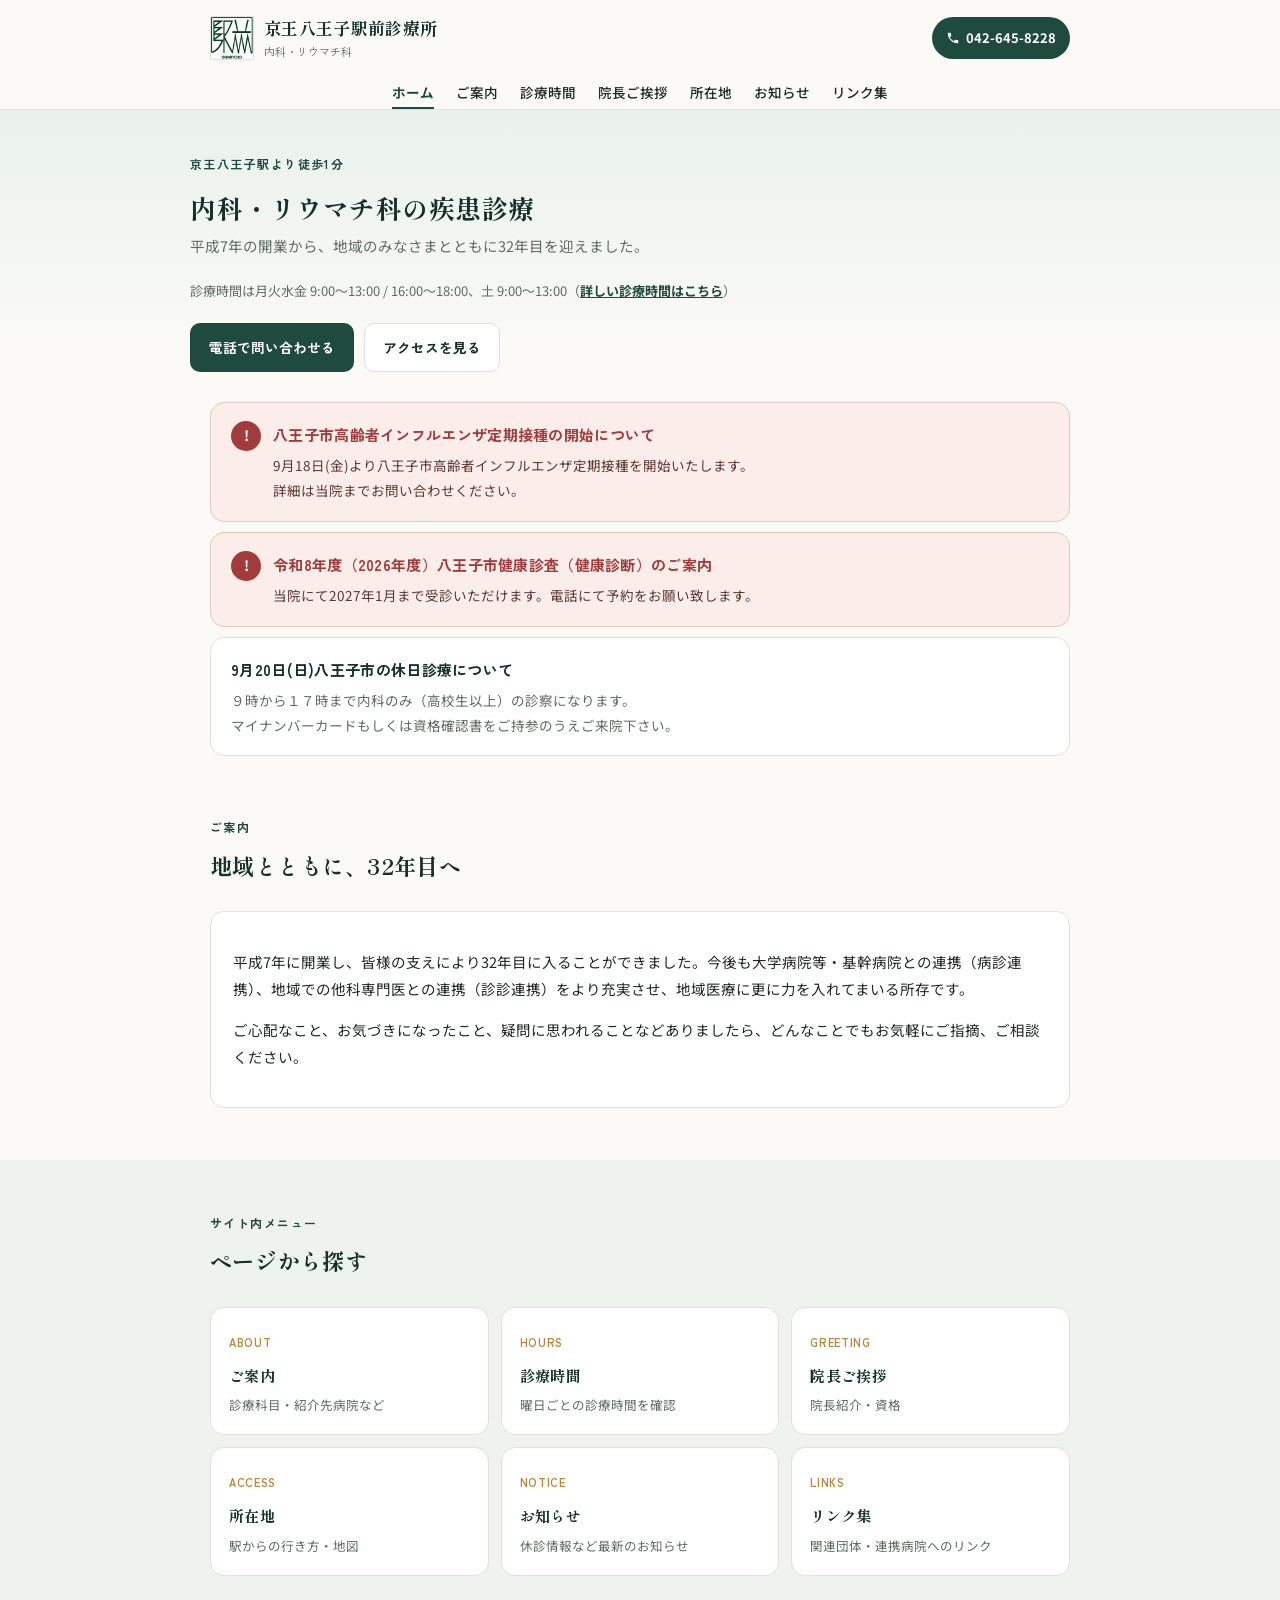
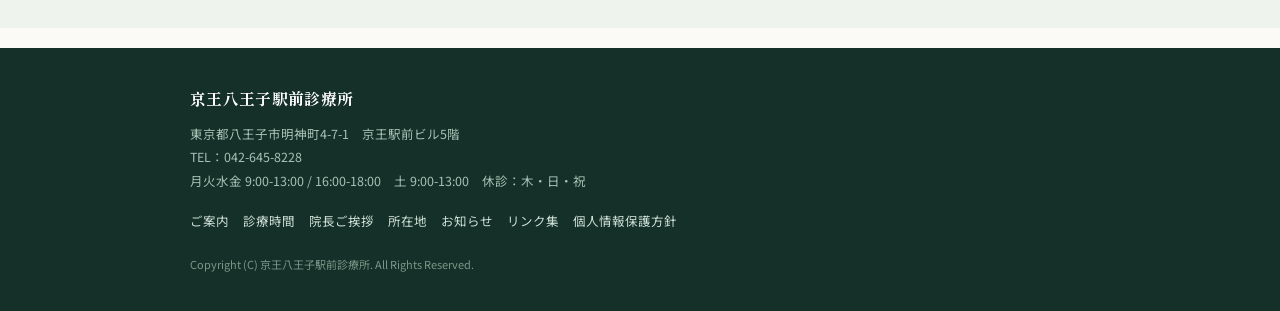
<file: index.html>
<!DOCTYPE html>
<html lang="ja">
<head>
<meta charset="UTF-8">
<meta name="viewport" content="width=device-width, initial-scale=1.0">
<title>京王八王子駅前診療所｜内科・リウマチ科</title>
<link rel="preconnect" href="https://fonts.googleapis.com">
<link href="https://fonts.googleapis.com/css2?family=Shippori+Mincho:wght@500;700&family=Noto+Sans+JP:wght@400;500;700&family=Zen+Kaku+Gothic+New:wght@500;700&display=swap" rel="stylesheet">
<link rel="stylesheet" href="css/style.css?v=20260918b">
</head>
<body>

<header class="site-header">
  <div class="header-top">
    <a class="brand" href="index.html">
      <span class="brand-mark"><img src="assets/logo.jpg" alt="京王八王子駅前診療所 ロゴ"></span>
      <span class="brand-text">
        <p class="brand-name">京王八王子駅前診療所</p>
        <span class="brand-sub">内科・リウマチ科</span>
      </span>
    </a>
    <div class="header-actions">
      <a class="tel-btn" href="tel:042-645-8228">
        <svg viewBox="0 0 24 24" fill="currentColor"><path d="M6.6 10.8c1.4 2.8 3.8 5.1 6.6 6.6l2.2-2.2c.3-.3.7-.4 1-.2 1.1.4 2.3.6 3.6.6.6 0 1 .4 1 1V20c0 .6-.4 1-1 1C10.7 21 3 13.3 3 4c0-.6.4-1 1-1h3.5c.6 0 1 .4 1 1 0 1.2.2 2.4.6 3.6.1.4 0 .8-.2 1L6.6 10.8z"/></svg>
        042-645-8228
      </a>
      <button class="menu-btn" id="menuBtn" aria-label="メニュー"><span></span><span></span><span></span></button>
    </div>
  </div>
  <nav class="primary-nav" id="primaryNav">
    <ul>
      <li><a href="index.html" class="active">ホーム</a></li>
      <li><a href="about.html">ご案内</a></li>
      <li><a href="hours.html">診療時間</a></li>
      <li><a href="staff.html">院長ご挨拶</a></li>
      <li><a href="access.html">所在地</a></li>
      <li><a href="notice.html">お知らせ</a></li>
      <li><a href="links.html">リンク集</a></li>
    </ul>
  </nav>
</header>

<section class="hero">
  <div class="hero-inner">
    <span class="eyebrow">京王八王子駅より徒歩1分</span>
    <h1>内科・リウマチ科の疾患診療</h1>
    <p class="lead">平成7年の開業から、地域のみなさまとともに<span class="anniv-year">30</span>年目を迎えました。</p>

    <p class="hours-note">診療時間は月火水金 9:00〜13:00 / 16:00〜18:00、土 9:00〜13:00（<a href="hours.html">詳しい診療時間はこちら</a>）</p>

    <div class="hero-cta">
      <a class="btn btn-primary" href="tel:042-645-8228">電話で問い合わせる</a>
      <a class="btn btn-outline" href="access.html">アクセスを見る</a>
    </div>
  </div>
</section>

<div class="notice-card" id="topNoticeCard"></div>

<section>
  <div class="wrap">
    <div class="section-head">
      <span class="eyebrow">ご案内</span>
      <h2>地域とともに、<span class="anniv-year">30</span>年目へ</h2>
    </div>
    <div class="lead-block">
      <p>平成7年に開業し、皆様の支えにより<span class="anniv-year">30</span>年目に入ることができました。今後も大学病院等・基幹病院との連携（病診連携）、地域での他科専門医との連携（診診連携）をより充実させ、地域医療に更に力を入れてまいる所存です。</p>
      <p>ご心配なこと、お気づきになったこと、疑問に思われることなどありましたら、どんなことでもお気軽にご指摘、ご相談ください。</p>
    </div>
  </div>
</section>

<section class="tint">
  <div class="wrap">
    <div class="section-head">
      <span class="eyebrow">サイト内メニュー</span>
      <h2>ページから探す</h2>
    </div>
    <div class="quick-grid">
      <a class="quick-card" href="about.html">
        <span class="q-label">ABOUT</span>
        <h3>ご案内</h3>
        <p>診療科目・紹介先病院など</p>
      </a>
      <a class="quick-card" href="hours.html">
        <span class="q-label">HOURS</span>
        <h3>診療時間</h3>
        <p>曜日ごとの診療時間を確認</p>
      </a>
      <a class="quick-card" href="staff.html">
        <span class="q-label">GREETING</span>
        <h3>院長ご挨拶</h3>
        <p>院長紹介・資格</p>
      </a>
      <a class="quick-card" href="access.html">
        <span class="q-label">ACCESS</span>
        <h3>所在地</h3>
        <p>駅からの行き方・地図</p>
      </a>
      <a class="quick-card" href="notice.html">
        <span class="q-label">NOTICE</span>
        <h3>お知らせ</h3>
        <p>休診情報など最新のお知らせ</p>
      </a>
      <a class="quick-card" href="links.html">
        <span class="q-label">LINKS</span>
        <h3>リンク集</h3>
        <p>関連団体・連携病院へのリンク</p>
      </a>
    </div>
  </div>
</section>

<footer>
  <div class="footer-inner">
    <p class="brand-name">京王八王子駅前診療所</p>
    <div class="foot-meta">
      東京都八王子市明神町4-7-1　京王駅前ビル5階<br>
      TEL：042-645-8228<br>
      月火水金 9:00-13:00 / 16:00-18:00　土 9:00-13:00　休診：木・日・祝
    </div>
    <div class="foot-links">
      <a href="about.html">ご案内</a>
      <a href="hours.html">診療時間</a>
      <a href="staff.html">院長ご挨拶</a>
      <a href="access.html">所在地</a>
      <a href="notice.html">お知らせ</a>
      <a href="links.html">リンク集</a>
      <a href="privacy.html">個人情報保護方針</a>
    </div>
    <p class="copyright">Copyright (C) 京王八王子駅前診療所. All Rights Reserved.</p>
  </div>
</footer>

<script>const NOTICES_JSON_PATH = 'data/notices.json';</script>
<script src="js/main.js?v=20260918b"></script>
</body>
</html>
</file>
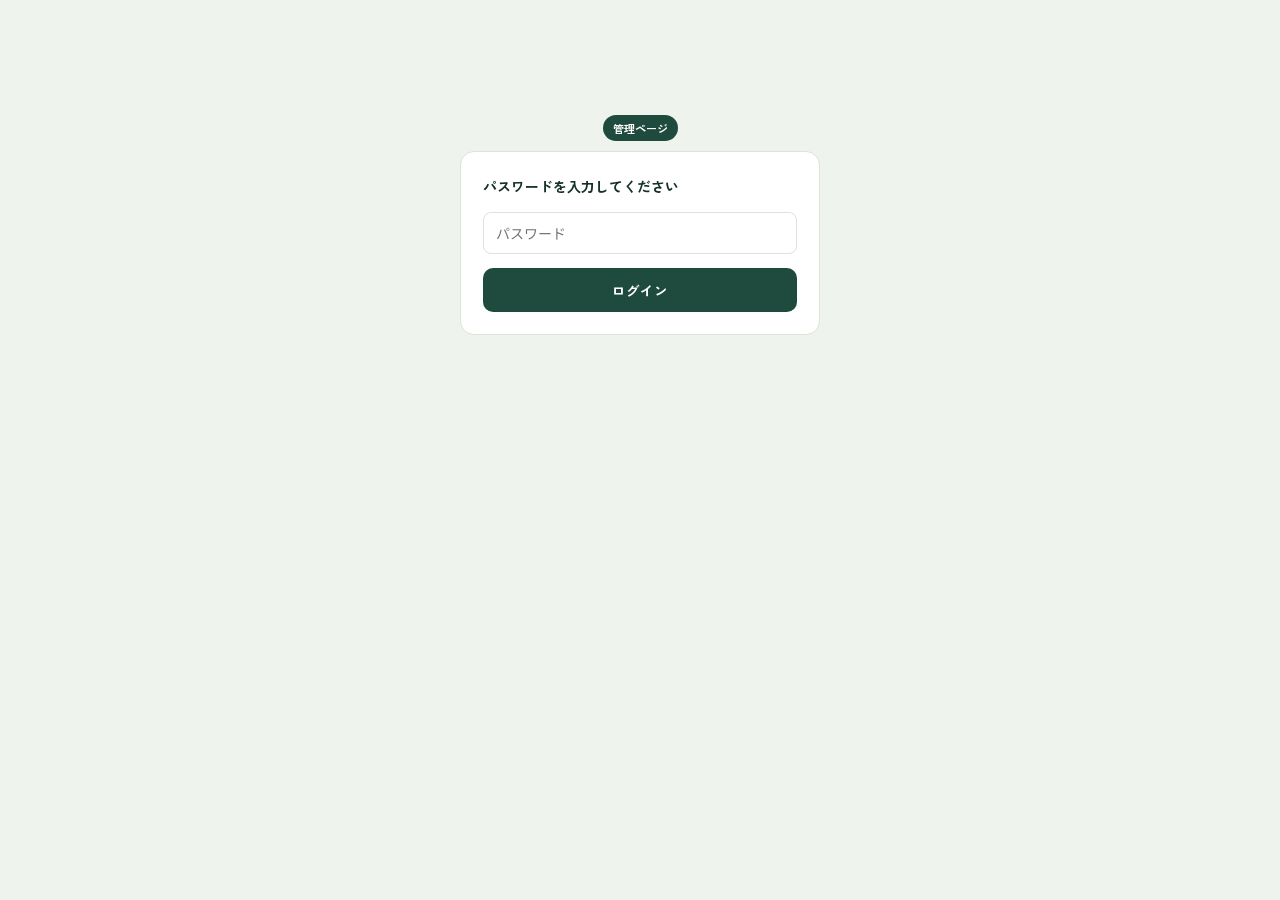
<file: admin/index.html>
<!DOCTYPE html>
<html lang="ja">
<head>
<meta charset="UTF-8">
<meta name="viewport" content="width=device-width, initial-scale=1.0">
<meta name="robots" content="noindex, nofollow">
<title>お知らせ管理｜京王八王子駅前診療所</title>
<link rel="preconnect" href="https://fonts.googleapis.com">
<link href="https://fonts.googleapis.com/css2?family=Shippori+Mincho:wght@500;700&family=Noto+Sans+JP:wght@400;500;700&family=Zen+Kaku+Gothic+New:wght@500;700&display=swap" rel="stylesheet">
<link rel="stylesheet" href="../css/style.css?v=20260918b">
<style>
  body{background:var(--bg-tint);}
  .admin-wrap{max-width:640px; margin:0 auto; padding:32px 20px 60px;}
  .admin-head{margin-bottom:22px;}
  .admin-head-row{display:flex; align-items:flex-start; justify-content:space-between; gap:16px; flex-wrap:wrap;}
  .btn-logout{flex-shrink:0;}
  .admin-footer{display:flex; justify-content:flex-end; margin-top:18px;}
  .admin-head h1{font-size:20px; margin:0 0 4px;}
  .admin-head p{font-size:12.5px; color:var(--text-muted); margin:0;}
  .admin-badge{display:inline-block; font-size:11px; font-family:'Zen Kaku Gothic New',sans-serif; font-weight:700; background:var(--primary); color:#fff; padding:3px 10px; border-radius:99px; margin-bottom:10px;}

  .card{background:#fff; border:1px solid var(--border); border-radius:var(--radius); padding:22px; margin-bottom:20px;}
  .field{margin-bottom:14px;}
  .field label{display:block; font-size:12.5px; font-weight:700; color:var(--text-muted); margin-bottom:5px; font-family:'Zen Kaku Gothic New',sans-serif;}
  .field input[type=text], .field input[type=date], .field input[type=password], .field textarea{
    width:100%; border:1px solid var(--border); border-radius:8px; padding:10px 12px; font-size:14px;
    font-family:'Noto Sans JP',sans-serif; color:var(--text); background:#fff;
  }
  .field textarea{min-height:90px; resize:vertical;}
  .field-check{display:flex; align-items:center; gap:8px; font-size:13.5px;}

  .btn-row{display:flex; gap:10px; margin-top:18px;}
  .btn{display:inline-flex; align-items:center; gap:8px; padding:11px 18px; border-radius:10px; font-size:13.5px; font-weight:700; border:1px solid transparent; cursor:pointer; font-family:'Zen Kaku Gothic New',sans-serif;}
  .btn-primary{background:var(--primary); color:#fff;}
  .btn-outline{background:#fff; color:var(--primary-dark); border-color:var(--border);}
  .btn-danger{background:#fff; color:var(--urgent); border-color:#E5C6BE;}
  .btn:disabled{opacity:.5; cursor:not-allowed;}

  .status-msg{font-size:13px; padding:10px 14px; border-radius:8px; margin-bottom:16px; display:none;}
  .status-msg.show{display:block;}
  .status-msg.ok{background:#E7F1E9; color:var(--primary-dark);}
  .status-msg.err{background:var(--urgent-bg); color:var(--urgent);}

  .list-item{border:1px solid var(--border); border-radius:10px; padding:14px 16px; margin-bottom:10px; background:#fff;}
  .list-item.urgent{border-color:#E5C6BE; background:#FFFBFA;}
  .list-item .li-date{font-size:11px; color:var(--text-muted); font-family:'Zen Kaku Gothic New',sans-serif;}
  .li-badge{display:inline-block; font-size:10.5px; background:var(--primary-soft); color:var(--primary-dark); padding:2px 8px; border-radius:99px; margin-left:6px; font-weight:700;}
  .li-badge.urgent{background:var(--urgent-bg); color:var(--urgent);}
  .list-item h4{margin:4px 0 4px; font-size:14.5px;}
  .list-item p{margin:0 0 10px; font-size:13px; color:var(--text-muted); white-space:pre-wrap;}
  .li-actions{display:flex; gap:8px;}
  .li-actions button{font-size:12px; padding:6px 12px; border-radius:7px; border:1px solid var(--border); background:#fff; cursor:pointer; font-family:'Zen Kaku Gothic New',sans-serif;}
  .li-actions button.edit{color:var(--primary-dark);}
  .li-actions button.del{color:var(--urgent); border-color:#E5C6BE;}

  .section-title{font-size:14px; font-weight:700; margin:0 0 12px; font-family:'Zen Kaku Gothic New',sans-serif; color:var(--primary-dark);}
  .lock-screen{max-width:360px; margin:80px auto; text-align:center;}
</style>
</head>
<body>

<div class="admin-wrap">

  <!-- パスワード入力画面 -->
  <div id="lockScreen" class="lock-screen">
    <div class="admin-badge">管理ページ</div>
    <div class="card" style="text-align:left;">
      <p class="section-title">パスワードを入力してください</p>
      <div class="field">
        <input type="password" id="passwordInput" placeholder="パスワード">
      </div>
      <div id="lockError" class="status-msg err"></div>
      <button class="btn btn-primary" id="loginBtn" style="width:100%; justify-content:center;" onclick="unlock()">ログイン</button>
    </div>
  </div>

  <!-- 管理画面本体（ログイン後に表示） -->
  <div id="adminScreen" style="display:none;">
    <div class="admin-head admin-head-row">
      <div>
        <div class="admin-badge">管理ページ</div>
        <h1>お知らせ管理</h1>
        <p>京王八王子駅前診療所　お知らせの追加・編集・削除ができます</p>
      </div>
      <button class="btn btn-outline btn-logout" onclick="logout()">ログアウト</button>
    </div>

    <div class="card">
      <p class="section-title" id="formTitle">＋ 新規お知らせを追加</p>
      <input type="hidden" id="editId" value="">
      <div class="field">
        <label>タイトル</label>
        <input type="text" id="fieldTitle" placeholder="例：夏期休診のお知らせ">
      </div>
      <div class="field">
        <label>本文</label>
        <textarea id="fieldBody" placeholder="例：8月13日（木）〜8月23日（日）まで休診になります。"></textarea>
      </div>
      <div class="field">
        <label>掲載日</label>
        <input type="date" id="fieldDate">
      </div>
      <div class="field field-check">
        <input type="checkbox" id="fieldShowTop">
        <label style="margin:0;" for="fieldShowTop">トップページにも表示する（通常のお知らせ）</label>
      </div>
      <div class="field field-check">
        <input type="checkbox" id="fieldUrgent">
        <label style="margin:0;" for="fieldUrgent">トップページの目立つ位置にも表示する（休診など重要なお知らせ）</label>
      </div>
      <p style="font-size:12px; color:var(--text-muted); margin:-6px 0 0;">※トップページには最大3件まで表示されます。「目立つ位置」のお知らせが優先され、残りの枠を「通常表示」のお知らせで埋めます。</p>
      <div class="btn-row">
        <button class="btn btn-primary" id="submitBtn" onclick="submitNotice()">保存する</button>
        <button class="btn btn-outline" id="cancelEditBtn" style="display:none;" onclick="resetForm()">編集をやめる</button>
      </div>
    </div>

    <div id="statusMsg" class="status-msg"></div>

    <p class="section-title">現在のお知らせ一覧</p>
    <div id="noticeAdminList">
      <p style="font-size:13px; color:var(--text-muted);">読み込み中…</p>
    </div>

    <div class="admin-footer">
      <button class="btn btn-outline btn-logout" onclick="logout()">ログアウト</button>
    </div>
  </div>
</div>

<script>
  // ▼▼▼ Google Apps Script をデプロイ後、発行されたWebアプリURLに書き換えてください ▼▼▼
  const GAS_WEB_APP_URL = 'https://script.google.com/macros/s/AKfycbzgqf2Nvbsjk3s-VtN9Ywsd7hzt1K0guyikj1zihQJ96IrSN_O31bGzi0TfxyXy5wCt/exec';

  const NOTICES_JSON_PATH = '../data/notices.json';
  let sessionPassword = sessionStorage.getItem('admin_pw') || '';
  let currentNotices = [];

  function unlock(){
    const pw = document.getElementById('passwordInput').value;
    if(!pw){
      showLockError('パスワードを入力してください。');
      return;
    }
    const loginBtn = document.getElementById('loginBtn');
    loginBtn.disabled = true;
    loginBtn.textContent = '確認中…';
    showLockError('');

    fetch(GAS_WEB_APP_URL, {
      method: 'POST',
      headers: {'Content-Type': 'text/plain;charset=utf-8'},
      body: JSON.stringify({ action: 'verify', password: pw })
    })
      .then(res => res.json())
      .then(res => {
        if(res.success){
          sessionPassword = pw;
          sessionStorage.setItem('admin_pw', pw);
          document.getElementById('lockScreen').style.display = 'none';
          document.getElementById('adminScreen').style.display = 'block';
          clearStatus();
          resetForm();
          loadNotices();
        } else if(res.error === 'invalid_password'){
          showLockError('パスワードが正しくありません。');
        } else {
          showLockError('エラーが発生しました：' + (res.error || '不明なエラー') + '（GAS側の再デプロイが反映されていない可能性があります）');
        }
      })
      .catch(() => {
        showLockError('通信エラーが発生しました。時間をおいて再度お試しください。');
      })
      .finally(() => {
        loginBtn.disabled = false;
        loginBtn.textContent = 'ログイン';
      });
  }

  function clearStatus(){
    const el = document.getElementById('statusMsg');
    el.textContent = '';
    el.className = 'status-msg';
  }

  function logout(){
    sessionPassword = '';
    sessionStorage.removeItem('admin_pw');
    document.getElementById('passwordInput').value = '';
    document.getElementById('lockError').textContent = '';
    document.getElementById('lockError').classList.remove('show');
    document.getElementById('adminScreen').style.display = 'none';
    document.getElementById('lockScreen').style.display = 'block';
    clearStatus();
    resetForm();
  }

  // パスワード欄でEnterキーを押したらログイン実行
  document.getElementById('passwordInput').addEventListener('keydown', (e) => {
    if(e.key === 'Enter'){
      e.preventDefault();
      unlock();
    }
  });

  function showLockError(msg){
    const el = document.getElementById('lockError');
    el.textContent = msg;
    if(msg){
      el.classList.add('show');
    } else {
      el.classList.remove('show');
    }
  }

  function escapeHtml(str){
    return String(str).replace(/[&<>"']/g, s => ({'&':'&amp;','<':'&lt;','>':'&gt;','"':'&quot;',"'":'&#39;'}[s]));
  }

  function loadNotices(){
    fetch(NOTICES_JSON_PATH + '?t=' + Date.now(), { cache: 'no-store' })
      .then(res => res.json())
      .then(list => { currentNotices = list || []; renderList(); })
      .catch(() => {
        document.getElementById('noticeAdminList').innerHTML =
          '<p style="font-size:13px; color:var(--text-muted);">お知らせの読み込みに失敗しました。</p>';
      });
  }

  function renderList(){
    const el = document.getElementById('noticeAdminList');
    const sorted = [...currentNotices].sort((a,b) => (a.date < b.date ? 1 : -1));
    if(sorted.length === 0){
      el.innerHTML = '<p style="font-size:13px; color:var(--text-muted);">お知らせはまだありません。</p>';
      return;
    }
    el.innerHTML = sorted.map(n => `
      <div class="list-item${n.urgent ? ' urgent' : ''}">
        <div class="li-date">${escapeHtml(n.date)}${n.urgent ? ' <span class="li-badge urgent">トップ表示（重要）</span>' : (n.showTop ? ' <span class="li-badge">トップ表示</span>' : '')}</div>
        <h4>${escapeHtml(n.title)}</h4>
        <p>${escapeHtml(n.body)}</p>
        <div class="li-actions">
          <button class="edit" onclick="startEdit('${n.id}')">編集</button>
          <button class="del" onclick="deleteNotice('${n.id}')">削除</button>
        </div>
      </div>
    `).join('');
  }

  function startEdit(id){
    const n = currentNotices.find(x => x.id === id);
    if(!n) return;
    document.getElementById('editId').value = n.id;
    document.getElementById('fieldTitle').value = n.title;
    document.getElementById('fieldBody').value = n.body;
    document.getElementById('fieldDate').value = n.date;
    document.getElementById('fieldUrgent').checked = !!n.urgent;
    document.getElementById('fieldShowTop').checked = !!n.showTop;
    document.getElementById('formTitle').textContent = '編集中：' + n.title;
    document.getElementById('submitBtn').textContent = '更新する';
    document.getElementById('cancelEditBtn').style.display = 'inline-flex';
    window.scrollTo({top:0, behavior:'smooth'});
  }

  function resetForm(){
    document.getElementById('editId').value = '';
    document.getElementById('fieldTitle').value = '';
    document.getElementById('fieldBody').value = '';
    document.getElementById('fieldDate').value = '';
    document.getElementById('fieldUrgent').checked = false;
    document.getElementById('fieldShowTop').checked = false;
    document.getElementById('formTitle').textContent = '＋ 新規お知らせを追加';
    document.getElementById('submitBtn').textContent = '保存する';
    document.getElementById('cancelEditBtn').style.display = 'none';
  }

  function showStatus(msg, ok){
    const el = document.getElementById('statusMsg');
    el.textContent = msg;
    el.className = 'status-msg show ' + (ok ? 'ok' : 'err');
  }

  function callApi(payload){
    return fetch(GAS_WEB_APP_URL, {
      method: 'POST',
      headers: {'Content-Type': 'text/plain;charset=utf-8'},
      body: JSON.stringify(payload)
    }).then(res => res.json());
  }

  function delay(ms){
    return new Promise(resolve => setTimeout(resolve, ms));
  }

  // GitHub側の書き込み直後は、ごく短時間だけ最新内容の読み取りに反映ラグが生じることがある。
  // update/deleteでnot_foundが返った場合に限り、少し待って自動で1回だけ再試行する。
  async function callApiWithRetry(payload){
    let res = await callApi(payload);
    if(!res.success && res.error === 'not_found'){
      await delay(1800);
      res = await callApi(payload);
    }
    return res;
  }

  function submitNotice(){
    const id = document.getElementById('editId').value;
    const title = document.getElementById('fieldTitle').value.trim();
    const body = document.getElementById('fieldBody').value.trim();
    const date = document.getElementById('fieldDate').value;
    const urgent = document.getElementById('fieldUrgent').checked;
    const showTop = document.getElementById('fieldShowTop').checked;

    if(!title || !body || !date){
      showStatus('タイトル・本文・掲載日をすべて入力してください。', false);
      return;
    }

    const payload = {
      password: sessionPassword,
      action: id ? 'update' : 'create',
      id: id || undefined,
      title, body, date, urgent, showTop
    };

    showStatus('保存しています…', true);
    callApiWithRetry(payload).then(res => {
      if(res.success){
        currentNotices = res.notices || currentNotices;
        renderList();
        resetForm();
        showStatus('保存しました。公開サイトへの反映まで1分程度かかります。', true);
      } else {
        handleApiError(res);
      }
    }).catch(() => showStatus('通信エラーが発生しました。時間をおいて再度お試しください。', false));
  }

  function deleteNotice(id){
    const n = currentNotices.find(x => x.id === id);
    if(!n) return;
    if(!confirm('「' + n.title + '」を削除します。よろしいですか？この操作は取り消せません。')) return;

    showStatus('削除しています…', true);
    callApiWithRetry({password: sessionPassword, action: 'delete', id}).then(res => {
      if(res.success){
        currentNotices = res.notices || currentNotices;
        renderList();
        showStatus('削除しました。公開サイトへの反映まで1分程度かかります。', true);
      } else {
        handleApiError(res);
      }
    }).catch(() => showStatus('通信エラーが発生しました。時間をおいて再度お試しください。', false));
  }

  function handleApiError(res){
    if(res.error === 'invalid_password'){
      sessionStorage.removeItem('admin_pw');
      showStatus('パスワードが正しくありません。再度ログインしてください。', false);
      document.getElementById('adminScreen').style.display = 'none';
      document.getElementById('lockScreen').style.display = 'block';
    } else if(res.error === 'not_found'){
      showStatus('反映に時間がかかっているようです。少し待ってから画面を再読み込みし、もう一度お試しください。', false);
    } else {
      showStatus('エラーが発生しました：' + (res.error || '不明なエラー'), false);
    }
  }

  if(sessionPassword){
    document.getElementById('lockScreen').style.display = 'none';
    document.getElementById('adminScreen').style.display = 'block';
    loadNotices();
  }
</script>
</body>
</html>
</file>
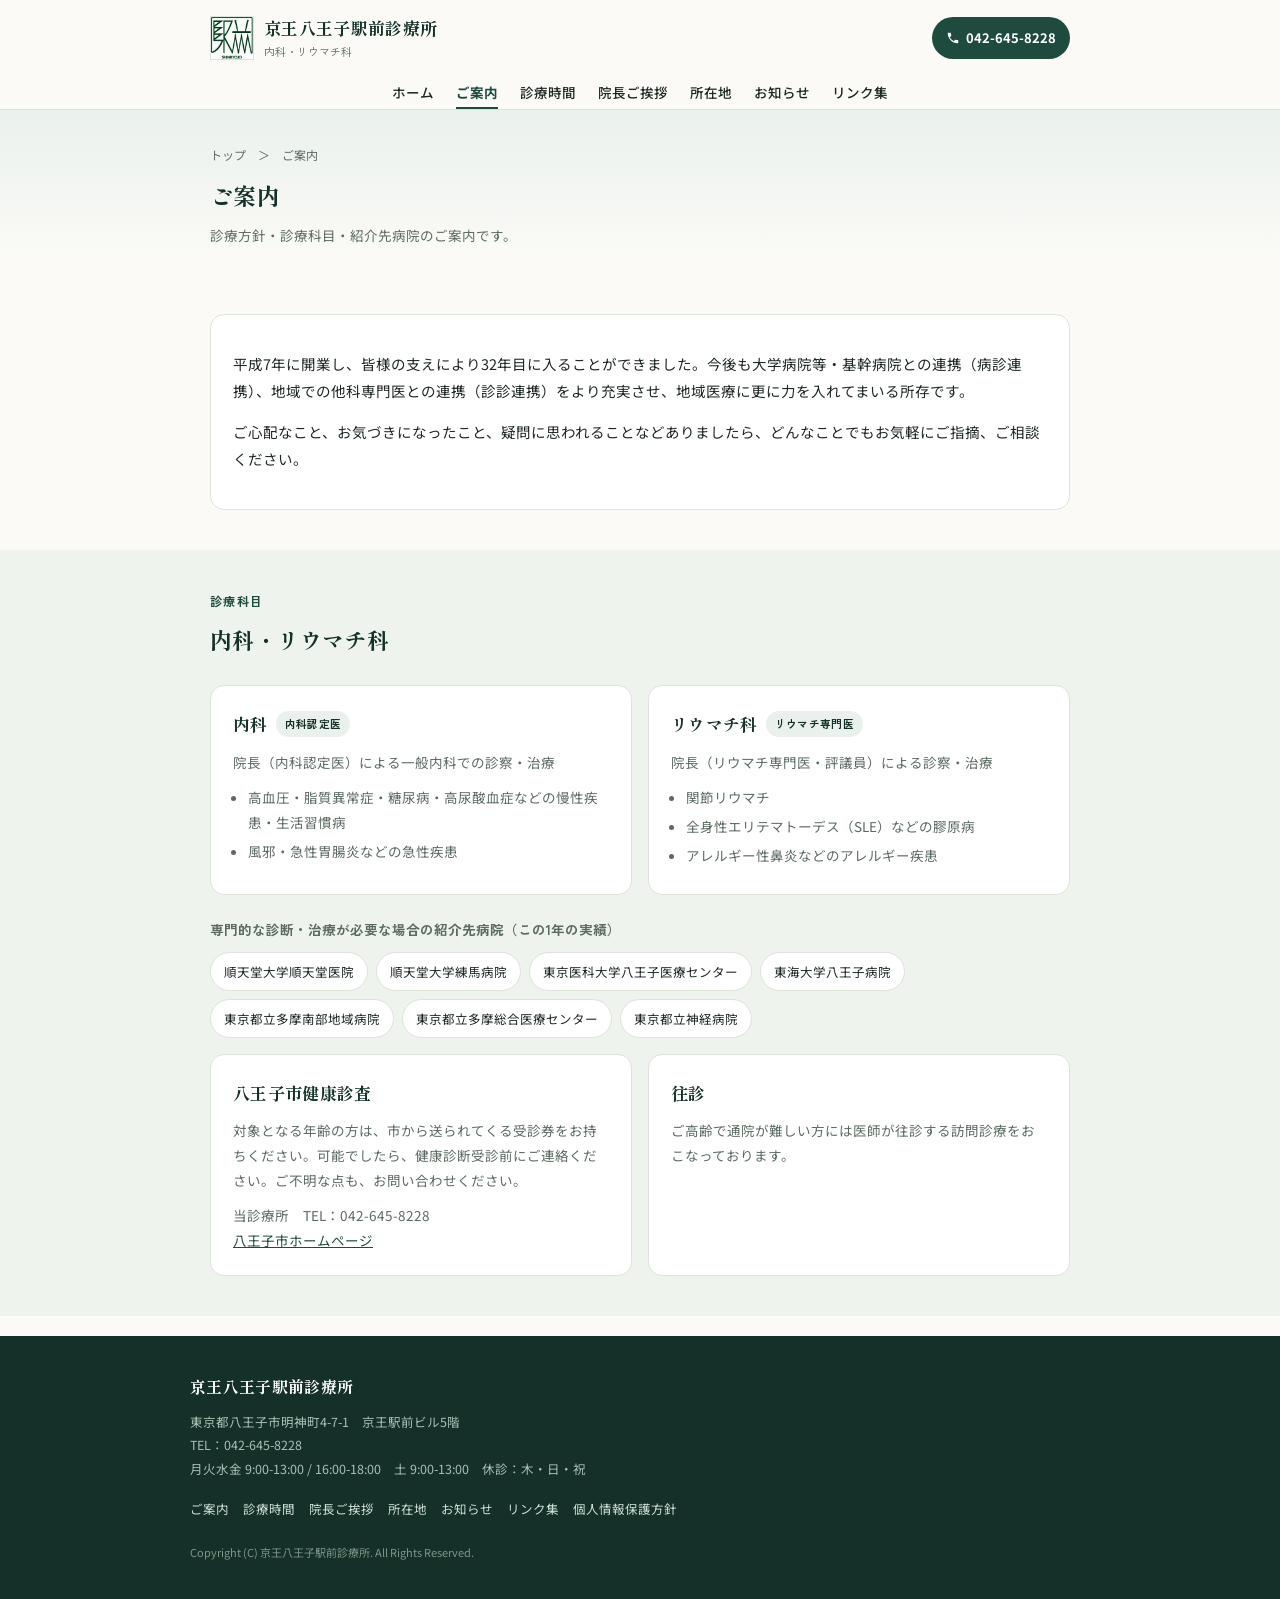
<file: about.html>
<!DOCTYPE html>
<html lang="ja">
<head>
<meta charset="UTF-8">
<meta name="viewport" content="width=device-width, initial-scale=1.0">
<title>ご案内｜京王八王子駅前診療所</title>
<link rel="preconnect" href="https://fonts.googleapis.com">
<link href="https://fonts.googleapis.com/css2?family=Shippori+Mincho:wght@500;700&family=Noto+Sans+JP:wght@400;500;700&family=Zen+Kaku+Gothic+New:wght@500;700&display=swap" rel="stylesheet">
<link rel="stylesheet" href="css/style.css?v=20260918b">
</head>
<body>

<header class="site-header">
  <div class="header-top">
    <a class="brand" href="index.html">
      <span class="brand-mark"><img src="assets/logo.jpg" alt="京王八王子駅前診療所 ロゴ"></span>
      <span class="brand-text">
        <p class="brand-name">京王八王子駅前診療所</p>
        <span class="brand-sub">内科・リウマチ科</span>
      </span>
    </a>
    <div class="header-actions">
      <a class="tel-btn" href="tel:042-645-8228">
        <svg viewBox="0 0 24 24" fill="currentColor"><path d="M6.6 10.8c1.4 2.8 3.8 5.1 6.6 6.6l2.2-2.2c.3-.3.7-.4 1-.2 1.1.4 2.3.6 3.6.6.6 0 1 .4 1 1V20c0 .6-.4 1-1 1C10.7 21 3 13.3 3 4c0-.6.4-1 1-1h3.5c.6 0 1 .4 1 1 0 1.2.2 2.4.6 3.6.1.4 0 .8-.2 1L6.6 10.8z"/></svg>
        042-645-8228
      </a>
      <button class="menu-btn" id="menuBtn" aria-label="メニュー"><span></span><span></span><span></span></button>
    </div>
  </div>
  <nav class="primary-nav" id="primaryNav">
    <ul>
      <li><a href="index.html">ホーム</a></li>
      <li><a href="about.html" class="active">ご案内</a></li>
      <li><a href="hours.html">診療時間</a></li>
      <li><a href="staff.html">院長ご挨拶</a></li>
      <li><a href="access.html">所在地</a></li>
      <li><a href="notice.html">お知らせ</a></li>
      <li><a href="links.html">リンク集</a></li>
    </ul>
  </nav>
</header>

<div class="page-head">
  <div class="wrap">
    <div class="breadcrumb"><a href="index.html">トップ</a>　＞　ご案内</div>
    <h1>ご案内</h1>
    <p>診療方針・診療科目・紹介先病院のご案内です。</p>
  </div>
</div>

<section class="compact">
  <div class="wrap">
    <div class="lead-block">
      <p>平成7年に開業し、皆様の支えにより<span class="anniv-year">30</span>年目に入ることができました。今後も大学病院等・基幹病院との連携（病診連携）、地域での他科専門医との連携（診診連携）をより充実させ、地域医療に更に力を入れてまいる所存です。</p>
      <p>ご心配なこと、お気づきになったこと、疑問に思われることなどありましたら、どんなことでもお気軽にご指摘、ご相談ください。</p>
    </div>
  </div>
</section>

<section class="tint compact">
  <div class="wrap">
    <div class="section-head">
      <span class="eyebrow">診療科目</span>
      <h2>内科・リウマチ科</h2>
    </div>
    <div class="dept-grid">
      <div class="dept-card">
        <h3>内科 <span class="dept-tag">内科認定医</span></h3>
        <p style="font-size:13.5px; color:var(--text-muted); margin:0;">院長（内科認定医）による一般内科での診察・治療</p>
        <ul>
          <li>高血圧・脂質異常症・糖尿病・高尿酸血症などの慢性疾患・生活習慣病</li>
          <li>風邪・急性胃腸炎などの急性疾患</li>
        </ul>
      </div>
      <div class="dept-card">
        <h3>リウマチ科 <span class="dept-tag">リウマチ専門医</span></h3>
        <p style="font-size:13.5px; color:var(--text-muted); margin:0;">院長（リウマチ専門医・評議員）による診察・治療</p>
        <ul>
          <li>関節リウマチ</li>
          <li>全身性エリテマトーデス（SLE）などの膠原病</li>
          <li>アレルギー性鼻炎などのアレルギー疾患</li>
        </ul>
      </div>
    </div>

    <div class="referral-list">
      <h4>専門的な診断・治療が必要な場合の紹介先病院（この1年の実績）</h4>
      <div class="chip-list">
        <span class="chip">順天堂大学順天堂医院</span>
        <span class="chip">順天堂大学練馬病院</span>
        <span class="chip">東京医科大学八王子医療センター</span>
        <span class="chip">東海大学八王子病院</span>
        <span class="chip">東京都立多摩南部地域病院</span>
        <span class="chip">東京都立多摩総合医療センター</span>
        <span class="chip">東京都立神経病院</span>
      </div>
    </div>

    <div class="dept-grid" style="margin-top:16px;">
      <div class="dept-card">
        <h3>八王子市健康診査</h3>
        <p style="font-size:13.5px; color:var(--text-muted); margin:0 0 10px;">対象となる年齢の方は、市から送られてくる受診券をお持ちください。可能でしたら、健康診断受診前にご連絡ください。ご不明な点も、お問い合わせください。</p>
        <p style="font-size:13.5px; color:var(--text-muted); margin:0;">
          当診療所　TEL：042-645-8228<br>
          <a href="https://www.city.hachioji.tokyo.jp/kurashi/hoken/kennsinn/index.html" target="_blank" rel="noopener">八王子市ホームページ</a>
        </p>
      </div>
      <div class="dept-card">
        <h3>往診</h3>
        <p style="font-size:13.5px; color:var(--text-muted); margin:0;">ご高齢で通院が難しい方には医師が往診する訪問診療をおこなっております。</p>
      </div>
    </div>
  </div>
</section>

<footer>
  <div class="footer-inner">
    <p class="brand-name">京王八王子駅前診療所</p>
    <div class="foot-meta">
      東京都八王子市明神町4-7-1　京王駅前ビル5階<br>
      TEL：042-645-8228<br>
      月火水金 9:00-13:00 / 16:00-18:00　土 9:00-13:00　休診：木・日・祝
    </div>
    <div class="foot-links">
      <a href="about.html">ご案内</a>
      <a href="hours.html">診療時間</a>
      <a href="staff.html">院長ご挨拶</a>
      <a href="access.html">所在地</a>
      <a href="notice.html">お知らせ</a>
      <a href="links.html">リンク集</a>
      <a href="privacy.html">個人情報保護方針</a>
    </div>
    <p class="copyright">Copyright (C) 京王八王子駅前診療所. All Rights Reserved.</p>
  </div>
</footer>

<script src="js/main.js?v=20260918b"></script>
</body>
</html>
</file>
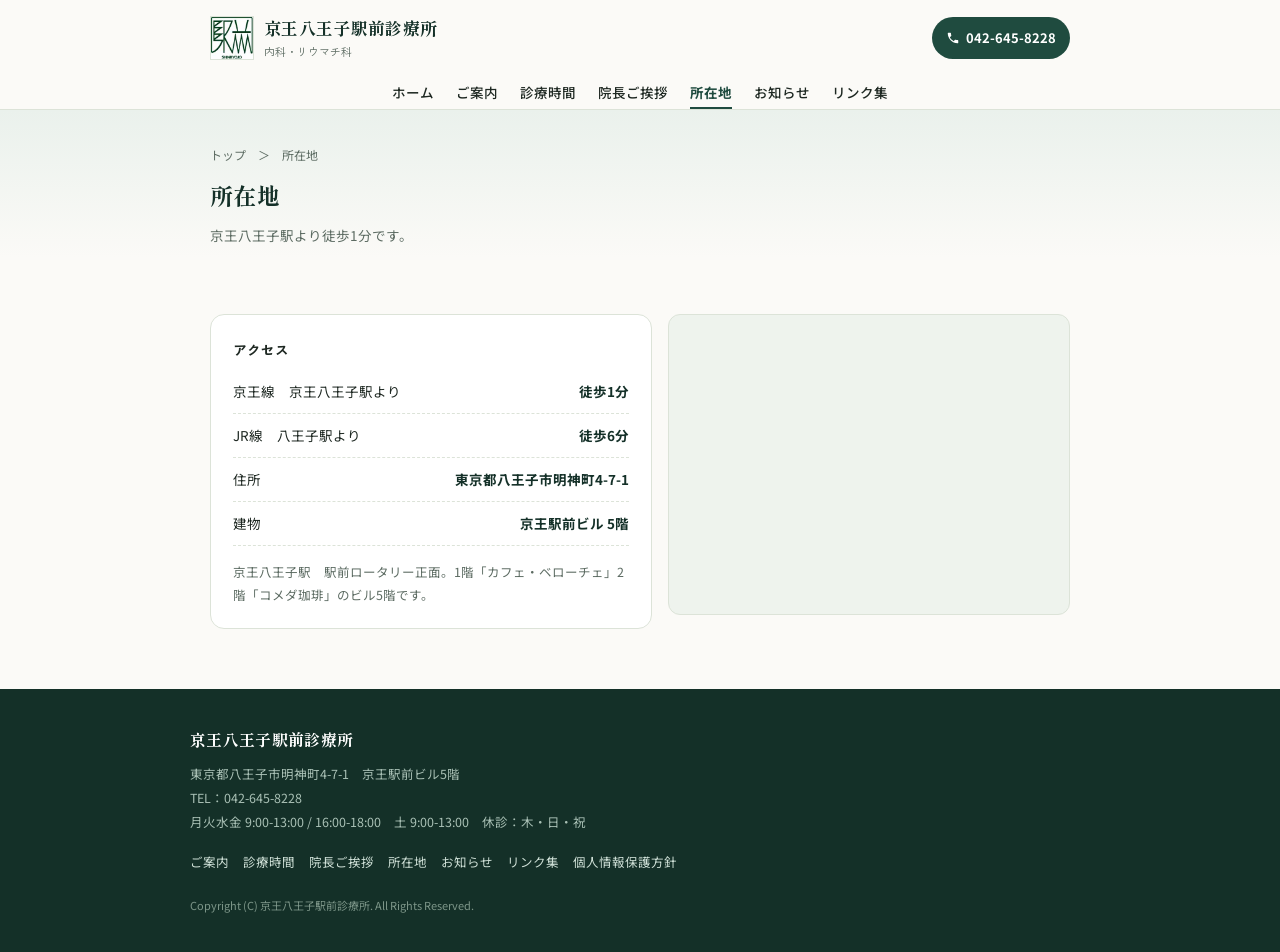
<file: access.html>
<!DOCTYPE html>
<html lang="ja">
<head>
<meta charset="UTF-8">
<meta name="viewport" content="width=device-width, initial-scale=1.0">
<title>所在地｜京王八王子駅前診療所</title>
<link rel="preconnect" href="https://fonts.googleapis.com">
<link href="https://fonts.googleapis.com/css2?family=Shippori+Mincho:wght@500;700&family=Noto+Sans+JP:wght@400;500;700&family=Zen+Kaku+Gothic+New:wght@500;700&display=swap" rel="stylesheet">
<link rel="stylesheet" href="css/style.css?v=20260918b">
</head>
<body>

<header class="site-header">
  <div class="header-top">
    <a class="brand" href="index.html">
      <span class="brand-mark"><img src="assets/logo.jpg" alt="京王八王子駅前診療所 ロゴ"></span>
      <span class="brand-text">
        <p class="brand-name">京王八王子駅前診療所</p>
        <span class="brand-sub">内科・リウマチ科</span>
      </span>
    </a>
    <div class="header-actions">
      <a class="tel-btn" href="tel:042-645-8228">
        <svg viewBox="0 0 24 24" fill="currentColor"><path d="M6.6 10.8c1.4 2.8 3.8 5.1 6.6 6.6l2.2-2.2c.3-.3.7-.4 1-.2 1.1.4 2.3.6 3.6.6.6 0 1 .4 1 1V20c0 .6-.4 1-1 1C10.7 21 3 13.3 3 4c0-.6.4-1 1-1h3.5c.6 0 1 .4 1 1 0 1.2.2 2.4.6 3.6.1.4 0 .8-.2 1L6.6 10.8z"/></svg>
        042-645-8228
      </a>
      <button class="menu-btn" id="menuBtn" aria-label="メニュー"><span></span><span></span><span></span></button>
    </div>
  </div>
  <nav class="primary-nav" id="primaryNav">
    <ul>
      <li><a href="index.html">ホーム</a></li>
      <li><a href="about.html">ご案内</a></li>
      <li><a href="hours.html">診療時間</a></li>
      <li><a href="staff.html">院長ご挨拶</a></li>
      <li><a href="access.html" class="active">所在地</a></li>
      <li><a href="notice.html">お知らせ</a></li>
      <li><a href="links.html">リンク集</a></li>
    </ul>
  </nav>
</header>

<div class="page-head">
  <div class="wrap">
    <div class="breadcrumb"><a href="index.html">トップ</a>　＞　所在地</div>
    <h1>所在地</h1>
    <p>京王八王子駅より徒歩1分です。</p>
  </div>
</div>

<section class="compact">
  <div class="wrap">
    <div class="access-grid">
      <div class="access-card">
        <h4>アクセス</h4>
        <div class="route-item"><span>京王線　京王八王子駅より</span><b>徒歩1分</b></div>
        <div class="route-item"><span>JR線　八王子駅より</span><b>徒歩6分</b></div>
        <div class="route-item"><span>住所</span><b>東京都八王子市明神町4-7-1</b></div>
        <div class="route-item"><span>建物</span><b>京王駅前ビル 5階</b></div>
        <p style="font-size:12.5px; color:var(--text-muted); margin:14px 0 0;">京王八王子駅　駅前ロータリー正面。1階「カフェ・ベローチェ」2階「コメダ珈琲」のビル5階です。</p>
      </div>
      <div class="map-embed">
        <iframe
          src="https://www.google.com/maps?q=%E4%BA%AC%E7%8E%8B%E5%85%AB%E7%8E%8B%E5%AD%90%E9%A7%85%E5%89%8D%E8%A8%BA%E7%99%82%E6%89%80&z=17&output=embed"
          width="100%" height="100%" style="border:0;" loading="lazy" referrerpolicy="no-referrer-when-downgrade"
          title="京王八王子駅前診療所 地図">
        </iframe>
      </div>
    </div>
  </div>
</section>

<footer>
  <div class="footer-inner">
    <p class="brand-name">京王八王子駅前診療所</p>
    <div class="foot-meta">
      東京都八王子市明神町4-7-1　京王駅前ビル5階<br>
      TEL：042-645-8228<br>
      月火水金 9:00-13:00 / 16:00-18:00　土 9:00-13:00　休診：木・日・祝
    </div>
    <div class="foot-links">
      <a href="about.html">ご案内</a>
      <a href="hours.html">診療時間</a>
      <a href="staff.html">院長ご挨拶</a>
      <a href="access.html">所在地</a>
      <a href="notice.html">お知らせ</a>
      <a href="links.html">リンク集</a>
      <a href="privacy.html">個人情報保護方針</a>
    </div>
    <p class="copyright">Copyright (C) 京王八王子駅前診療所. All Rights Reserved.</p>
  </div>
</footer>

<script src="js/main.js?v=20260918b"></script>
</body>
</html>
</file>
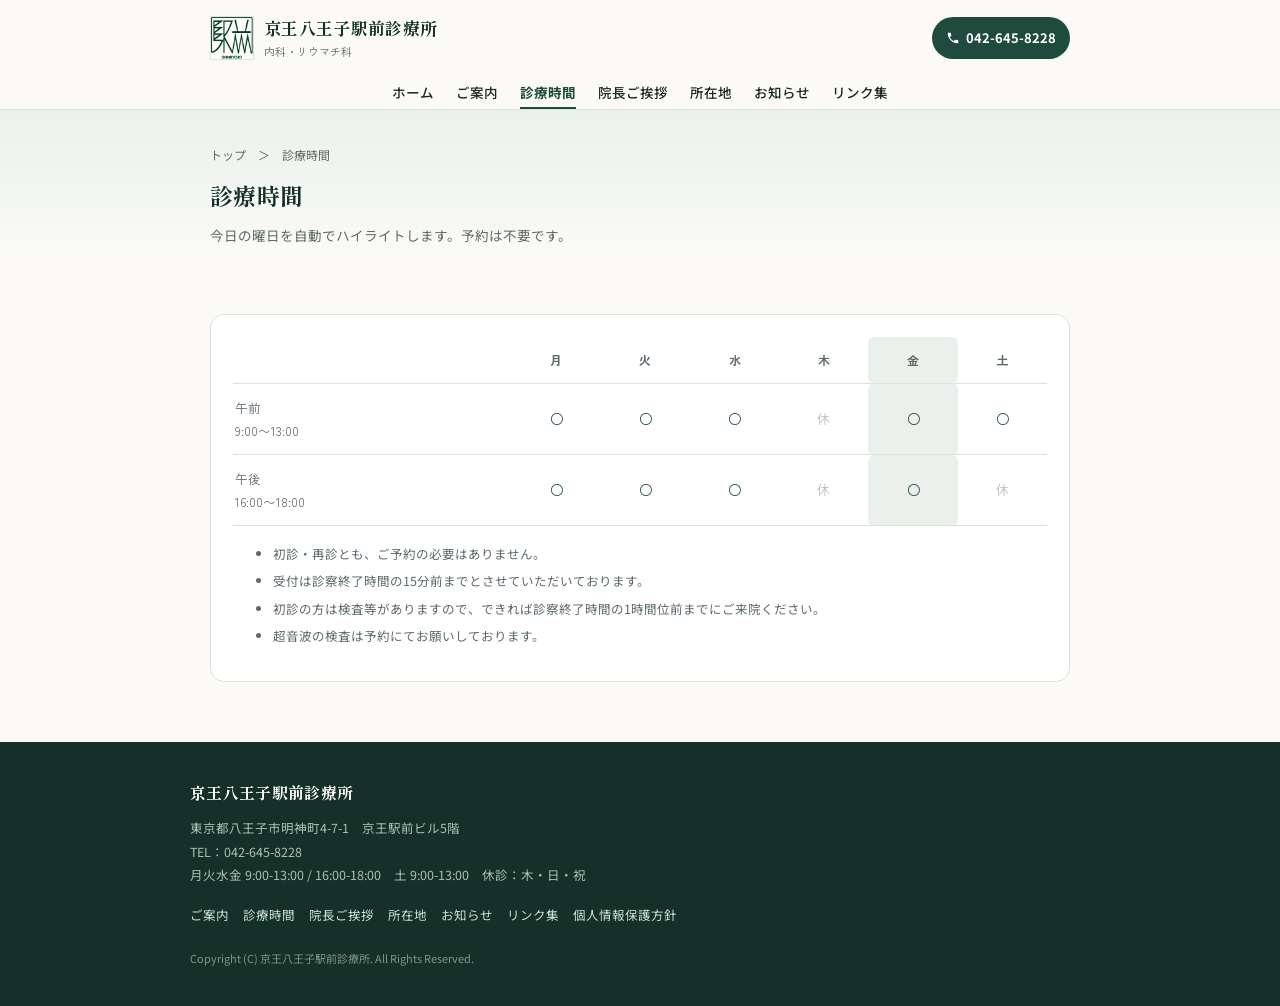
<file: hours.html>
<!DOCTYPE html>
<html lang="ja">
<head>
<meta charset="UTF-8">
<meta name="viewport" content="width=device-width, initial-scale=1.0">
<title>診療時間｜京王八王子駅前診療所</title>
<link rel="preconnect" href="https://fonts.googleapis.com">
<link href="https://fonts.googleapis.com/css2?family=Shippori+Mincho:wght@500;700&family=Noto+Sans+JP:wght@400;500;700&family=Zen+Kaku+Gothic+New:wght@500;700&display=swap" rel="stylesheet">
<link rel="stylesheet" href="css/style.css?v=20260918b">
</head>
<body>

<header class="site-header">
  <div class="header-top">
    <a class="brand" href="index.html">
      <span class="brand-mark"><img src="assets/logo.jpg" alt="京王八王子駅前診療所 ロゴ"></span>
      <span class="brand-text">
        <p class="brand-name">京王八王子駅前診療所</p>
        <span class="brand-sub">内科・リウマチ科</span>
      </span>
    </a>
    <div class="header-actions">
      <a class="tel-btn" href="tel:042-645-8228">
        <svg viewBox="0 0 24 24" fill="currentColor"><path d="M6.6 10.8c1.4 2.8 3.8 5.1 6.6 6.6l2.2-2.2c.3-.3.7-.4 1-.2 1.1.4 2.3.6 3.6.6.6 0 1 .4 1 1V20c0 .6-.4 1-1 1C10.7 21 3 13.3 3 4c0-.6.4-1 1-1h3.5c.6 0 1 .4 1 1 0 1.2.2 2.4.6 3.6.1.4 0 .8-.2 1L6.6 10.8z"/></svg>
        042-645-8228
      </a>
      <button class="menu-btn" id="menuBtn" aria-label="メニュー"><span></span><span></span><span></span></button>
    </div>
  </div>
  <nav class="primary-nav" id="primaryNav">
    <ul>
      <li><a href="index.html">ホーム</a></li>
      <li><a href="about.html">ご案内</a></li>
      <li><a href="hours.html" class="active">診療時間</a></li>
      <li><a href="staff.html">院長ご挨拶</a></li>
      <li><a href="access.html">所在地</a></li>
      <li><a href="notice.html">お知らせ</a></li>
      <li><a href="links.html">リンク集</a></li>
    </ul>
  </nav>
</header>

<div class="page-head">
  <div class="wrap">
    <div class="breadcrumb"><a href="index.html">トップ</a>　＞　診療時間</div>
    <h1>診療時間</h1>
    <p>今日の曜日を自動でハイライトします。予約は不要です。</p>
  </div>
</div>

<section class="compact">
  <div class="wrap">
    <div class="hours-card">
      <table class="hours" id="hoursTable">
        <thead>
          <tr>
            <th></th>
            <th data-day="1">月</th>
            <th data-day="2">火</th>
            <th data-day="3">水</th>
            <th data-day="4">木</th>
            <th data-day="5">金</th>
            <th data-day="6">土</th>
          </tr>
        </thead>
        <tbody>
          <tr>
            <td class="label">午前<br>9:00〜13:00</td>
            <td class="open" data-day="1">○</td>
            <td class="open" data-day="2">○</td>
            <td class="open" data-day="3">○</td>
            <td class="closed" data-day="4">休</td>
            <td class="open" data-day="5">○</td>
            <td class="open" data-day="6">○</td>
          </tr>
          <tr>
            <td class="label">午後<br>16:00〜18:00</td>
            <td class="open" data-day="1">○</td>
            <td class="open" data-day="2">○</td>
            <td class="open" data-day="3">○</td>
            <td class="closed" data-day="4">休</td>
            <td class="open" data-day="5">○</td>
            <td class="closed" data-day="6">休</td>
          </tr>
        </tbody>
      </table>
      <ul class="hours-foot">
        <li>初診・再診とも、ご予約の必要はありません。</li>
        <li>受付は診察終了時間の15分前までとさせていただいております。</li>
        <li>初診の方は検査等がありますので、できれば診察終了時間の1時間位前までにご来院ください。</li>
        <li>超音波の検査は予約にてお願いしております。</li>
      </ul>
    </div>
  </div>
</section>

<footer>
  <div class="footer-inner">
    <p class="brand-name">京王八王子駅前診療所</p>
    <div class="foot-meta">
      東京都八王子市明神町4-7-1　京王駅前ビル5階<br>
      TEL：042-645-8228<br>
      月火水金 9:00-13:00 / 16:00-18:00　土 9:00-13:00　休診：木・日・祝
    </div>
    <div class="foot-links">
      <a href="about.html">ご案内</a>
      <a href="hours.html">診療時間</a>
      <a href="staff.html">院長ご挨拶</a>
      <a href="access.html">所在地</a>
      <a href="notice.html">お知らせ</a>
      <a href="links.html">リンク集</a>
      <a href="privacy.html">個人情報保護方針</a>
    </div>
    <p class="copyright">Copyright (C) 京王八王子駅前診療所. All Rights Reserved.</p>
  </div>
</footer>

<script src="js/main.js?v=20260918b"></script>
</body>
</html>
</file>
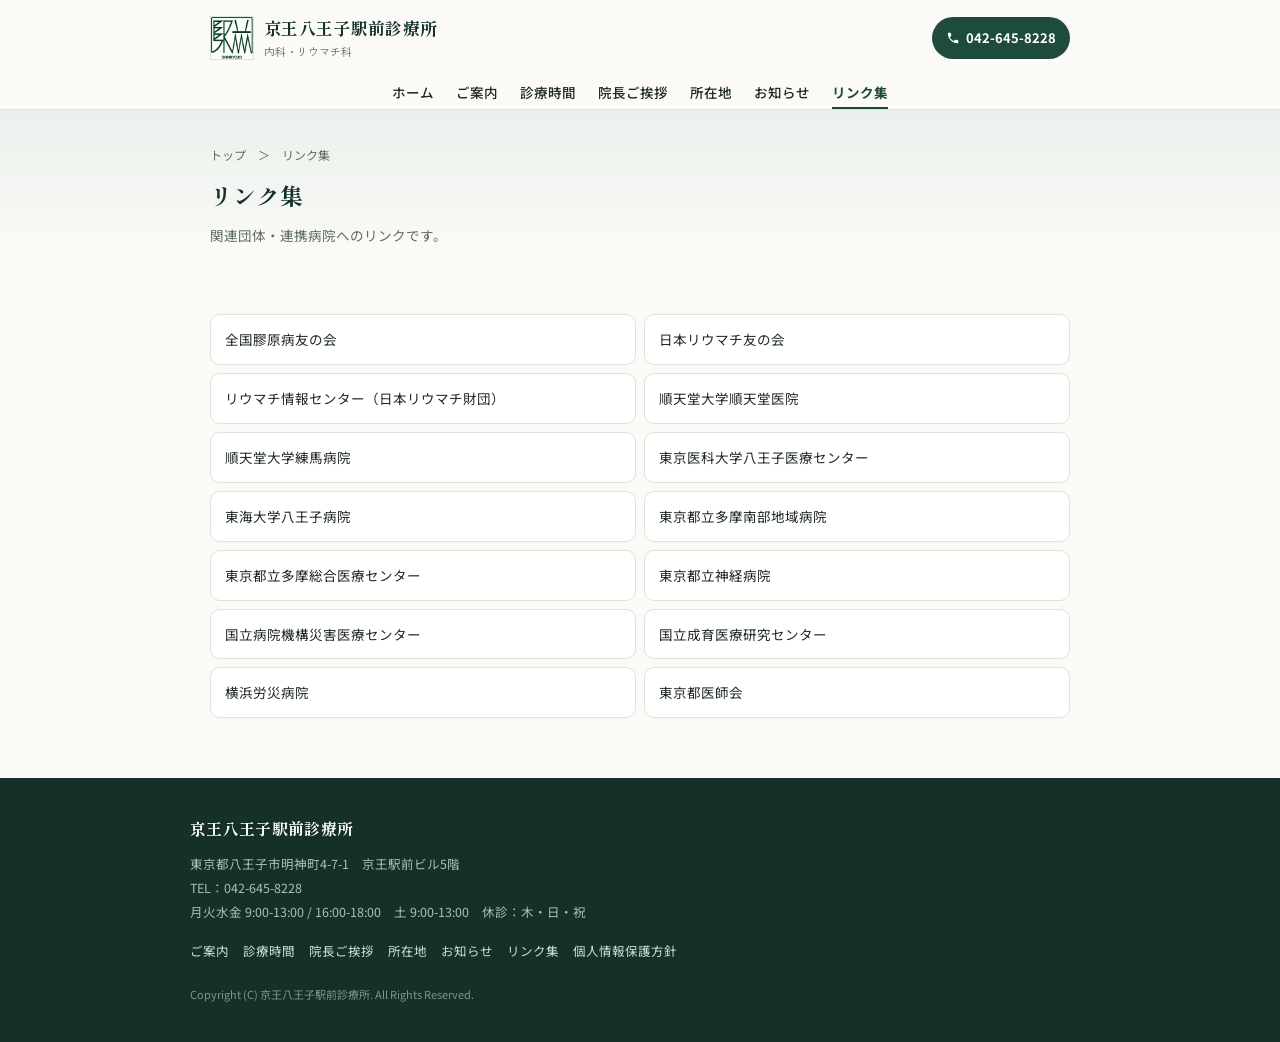
<file: links.html>
<!DOCTYPE html>
<html lang="ja">
<head>
<meta charset="UTF-8">
<meta name="viewport" content="width=device-width, initial-scale=1.0">
<title>リンク集｜京王八王子駅前診療所</title>
<link rel="preconnect" href="https://fonts.googleapis.com">
<link href="https://fonts.googleapis.com/css2?family=Shippori+Mincho:wght@500;700&family=Noto+Sans+JP:wght@400;500;700&family=Zen+Kaku+Gothic+New:wght@500;700&display=swap" rel="stylesheet">
<link rel="stylesheet" href="css/style.css?v=20260918b">
</head>
<body>

<header class="site-header">
  <div class="header-top">
    <a class="brand" href="index.html">
      <span class="brand-mark"><img src="assets/logo.jpg" alt="京王八王子駅前診療所 ロゴ"></span>
      <span class="brand-text">
        <p class="brand-name">京王八王子駅前診療所</p>
        <span class="brand-sub">内科・リウマチ科</span>
      </span>
    </a>
    <div class="header-actions">
      <a class="tel-btn" href="tel:042-645-8228">
        <svg viewBox="0 0 24 24" fill="currentColor"><path d="M6.6 10.8c1.4 2.8 3.8 5.1 6.6 6.6l2.2-2.2c.3-.3.7-.4 1-.2 1.1.4 2.3.6 3.6.6.6 0 1 .4 1 1V20c0 .6-.4 1-1 1C10.7 21 3 13.3 3 4c0-.6.4-1 1-1h3.5c.6 0 1 .4 1 1 0 1.2.2 2.4.6 3.6.1.4 0 .8-.2 1L6.6 10.8z"/></svg>
        042-645-8228
      </a>
      <button class="menu-btn" id="menuBtn" aria-label="メニュー"><span></span><span></span><span></span></button>
    </div>
  </div>
  <nav class="primary-nav" id="primaryNav">
    <ul>
      <li><a href="index.html">ホーム</a></li>
      <li><a href="about.html">ご案内</a></li>
      <li><a href="hours.html">診療時間</a></li>
      <li><a href="staff.html">院長ご挨拶</a></li>
      <li><a href="access.html">所在地</a></li>
      <li><a href="notice.html">お知らせ</a></li>
      <li><a href="links.html" class="active">リンク集</a></li>
    </ul>
  </nav>
</header>

<div class="page-head">
  <div class="wrap">
    <div class="breadcrumb"><a href="index.html">トップ</a>　＞　リンク集</div>
    <h1>リンク集</h1>
    <p>関連団体・連携病院へのリンクです。</p>
  </div>
</div>

<section class="compact">
  <div class="wrap">
    <div class="links-grid">
      <a class="link-item" href="https://kougentomo.xsrv.jp/" target="_blank" rel="noopener">全国膠原病友の会</a>
      <a class="link-item" href="https://www.nrat.or.jp/" target="_blank" rel="noopener">日本リウマチ友の会</a>
      <a class="link-item" href="https://www.rheuma-net.or.jp/" target="_blank" rel="noopener">リウマチ情報センター（日本リウマチ財団）</a>
      <a class="link-item" href="https://hosp.juntendo.ac.jp/" target="_blank" rel="noopener">順天堂大学順天堂医院</a>
      <a class="link-item" href="https://hosp-nerima.juntendo.ac.jp/" target="_blank" rel="noopener">順天堂大学練馬病院</a>
      <a class="link-item" href="https://hachioji.tokyo-med.ac.jp/" target="_blank" rel="noopener">東京医科大学八王子医療センター</a>
      <a class="link-item" href="https://www.hachioji-hosp.tokai.ac.jp/" target="_blank" rel="noopener">東海大学八王子病院</a>
      <a class="link-item" href="https://www.tmhp.jp/tamanan/" target="_blank" rel="noopener">東京都立多摩南部地域病院</a>
      <a class="link-item" href="https://www.tmhp.jp/tama/" target="_blank" rel="noopener">東京都立多摩総合医療センター</a>
      <a class="link-item" href="https://www.tmhp.jp/shinkei/" target="_blank" rel="noopener">東京都立神経病院</a>
      <a class="link-item" href="https://saigai.hosp.go.jp/" target="_blank" rel="noopener">国立病院機構災害医療センター</a>
      <a class="link-item" href="https://www.ncchd.go.jp/" target="_blank" rel="noopener">国立成育医療研究センター</a>
      <a class="link-item" href="https://yokohamah.johas.go.jp/" target="_blank" rel="noopener">横浜労災病院</a>
      <a class="link-item" href="https://www.tokyo.med.or.jp/" target="_blank" rel="noopener">東京都医師会</a>
    </div>
  </div>
</section>

<footer>
  <div class="footer-inner">
    <p class="brand-name">京王八王子駅前診療所</p>
    <div class="foot-meta">
      東京都八王子市明神町4-7-1　京王駅前ビル5階<br>
      TEL：042-645-8228<br>
      月火水金 9:00-13:00 / 16:00-18:00　土 9:00-13:00　休診：木・日・祝
    </div>
    <div class="foot-links">
      <a href="about.html">ご案内</a>
      <a href="hours.html">診療時間</a>
      <a href="staff.html">院長ご挨拶</a>
      <a href="access.html">所在地</a>
      <a href="notice.html">お知らせ</a>
      <a href="links.html">リンク集</a>
      <a href="privacy.html">個人情報保護方針</a>
    </div>
    <p class="copyright">Copyright (C) 京王八王子駅前診療所. All Rights Reserved.</p>
  </div>
</footer>

<script src="js/main.js?v=20260918b"></script>
</body>
</html>
</file>
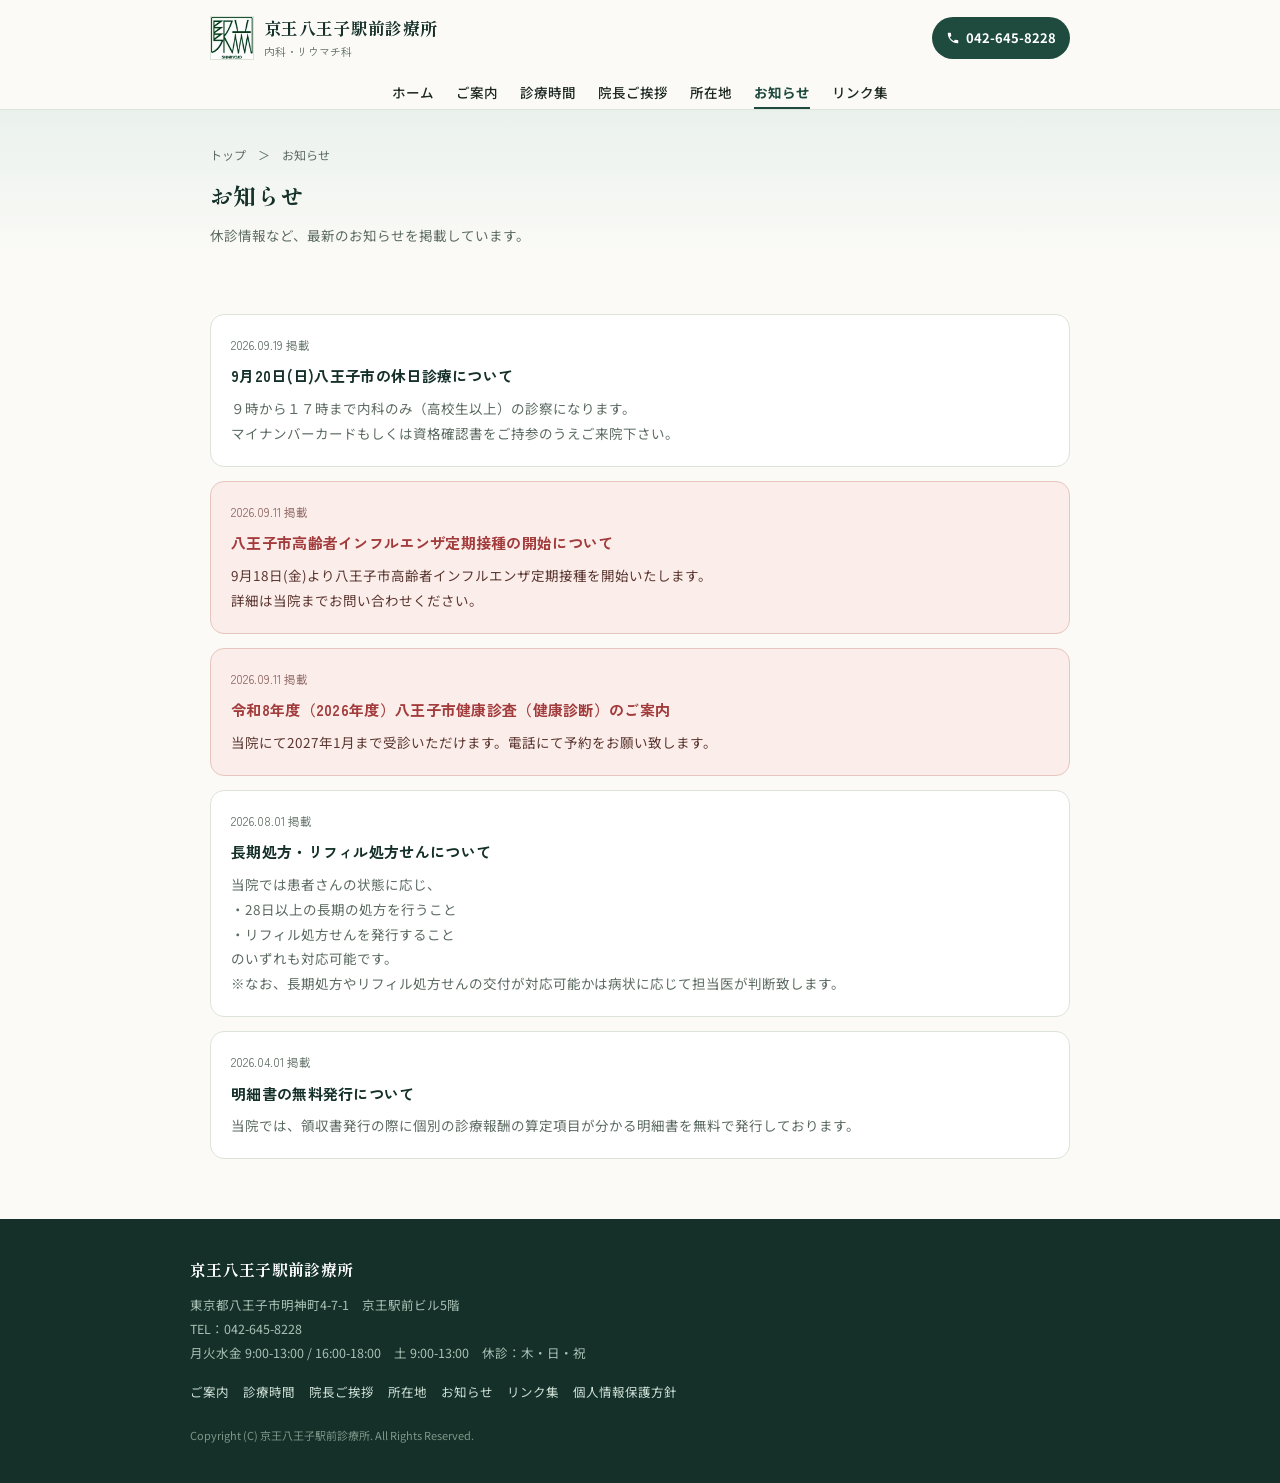
<file: notice.html>
<!DOCTYPE html>
<html lang="ja">
<head>
<meta charset="UTF-8">
<meta name="viewport" content="width=device-width, initial-scale=1.0">
<title>お知らせ｜京王八王子駅前診療所</title>
<link rel="preconnect" href="https://fonts.googleapis.com">
<link href="https://fonts.googleapis.com/css2?family=Shippori+Mincho:wght@500;700&family=Noto+Sans+JP:wght@400;500;700&family=Zen+Kaku+Gothic+New:wght@500;700&display=swap" rel="stylesheet">
<link rel="stylesheet" href="css/style.css?v=20260918b">
<style>
  .notice-list{display:flex; flex-direction:column; gap:14px;}
  .notice-item{background:#fff; border:1px solid var(--border); border-radius:var(--radius); padding:20px;}
  .notice-item.urgent{background:var(--urgent-bg); border-color:#E5C6BE;}
  .notice-item .n-date{font-size:11.5px; color:var(--text-muted); font-family:'Zen Kaku Gothic New',sans-serif; margin-bottom:6px;}
  .notice-item.urgent .n-date{color:#8a615c;}
  .notice-item h3{margin:0 0 6px; font-size:15px; font-family:'Zen Kaku Gothic New',sans-serif; color:var(--primary-dark);}
  .notice-item.urgent h3{color:var(--urgent);}
  .notice-item p{margin:0; font-size:13.5px; color:var(--text-muted); white-space:pre-wrap;}
  .notice-item.urgent p{color:#5b3630;}
</style>
</head>
<body>

<header class="site-header">
  <div class="header-top">
    <a class="brand" href="index.html">
      <span class="brand-mark"><img src="assets/logo.jpg" alt="京王八王子駅前診療所 ロゴ"></span>
      <span class="brand-text">
        <p class="brand-name">京王八王子駅前診療所</p>
        <span class="brand-sub">内科・リウマチ科</span>
      </span>
    </a>
    <div class="header-actions">
      <a class="tel-btn" href="tel:042-645-8228">
        <svg viewBox="0 0 24 24" fill="currentColor"><path d="M6.6 10.8c1.4 2.8 3.8 5.1 6.6 6.6l2.2-2.2c.3-.3.7-.4 1-.2 1.1.4 2.3.6 3.6.6.6 0 1 .4 1 1V20c0 .6-.4 1-1 1C10.7 21 3 13.3 3 4c0-.6.4-1 1-1h3.5c.6 0 1 .4 1 1 0 1.2.2 2.4.6 3.6.1.4 0 .8-.2 1L6.6 10.8z"/></svg>
        042-645-8228
      </a>
      <button class="menu-btn" id="menuBtn" aria-label="メニュー"><span></span><span></span><span></span></button>
    </div>
  </div>
  <nav class="primary-nav" id="primaryNav">
    <ul>
      <li><a href="index.html">ホーム</a></li>
      <li><a href="about.html">ご案内</a></li>
      <li><a href="hours.html">診療時間</a></li>
      <li><a href="staff.html">院長ご挨拶</a></li>
      <li><a href="access.html">所在地</a></li>
      <li><a href="notice.html" class="active">お知らせ</a></li>
      <li><a href="links.html">リンク集</a></li>
    </ul>
  </nav>
</header>

<div class="page-head">
  <div class="wrap">
    <div class="breadcrumb"><a href="index.html">トップ</a>　＞　お知らせ</div>
    <h1>お知らせ</h1>
    <p>休診情報など、最新のお知らせを掲載しています。</p>
  </div>
</div>

<section class="compact">
  <div class="wrap">
    <div class="notice-list" id="noticeList">
      <p style="font-size:13px; color:var(--text-muted);">読み込み中…</p>
    </div>
  </div>
</section>

<footer>
  <div class="footer-inner">
    <p class="brand-name">京王八王子駅前診療所</p>
    <div class="foot-meta">
      東京都八王子市明神町4-7-1　京王駅前ビル5階<br>
      TEL：042-645-8228<br>
      月火水金 9:00-13:00 / 16:00-18:00　土 9:00-13:00　休診：木・日・祝
    </div>
    <div class="foot-links">
      <a href="about.html">ご案内</a>
      <a href="hours.html">診療時間</a>
      <a href="staff.html">院長ご挨拶</a>
      <a href="access.html">所在地</a>
      <a href="notice.html">お知らせ</a>
      <a href="links.html">リンク集</a>
      <a href="privacy.html">個人情報保護方針</a>
    </div>
    <p class="copyright">Copyright (C) 京王八王子駅前診療所. All Rights Reserved.</p>
  </div>
</footer>

<script>const NOTICES_JSON_PATH = 'data/notices.json';</script>
<script src="js/main.js?v=20260918b"></script>
</body>
</html>
</file>
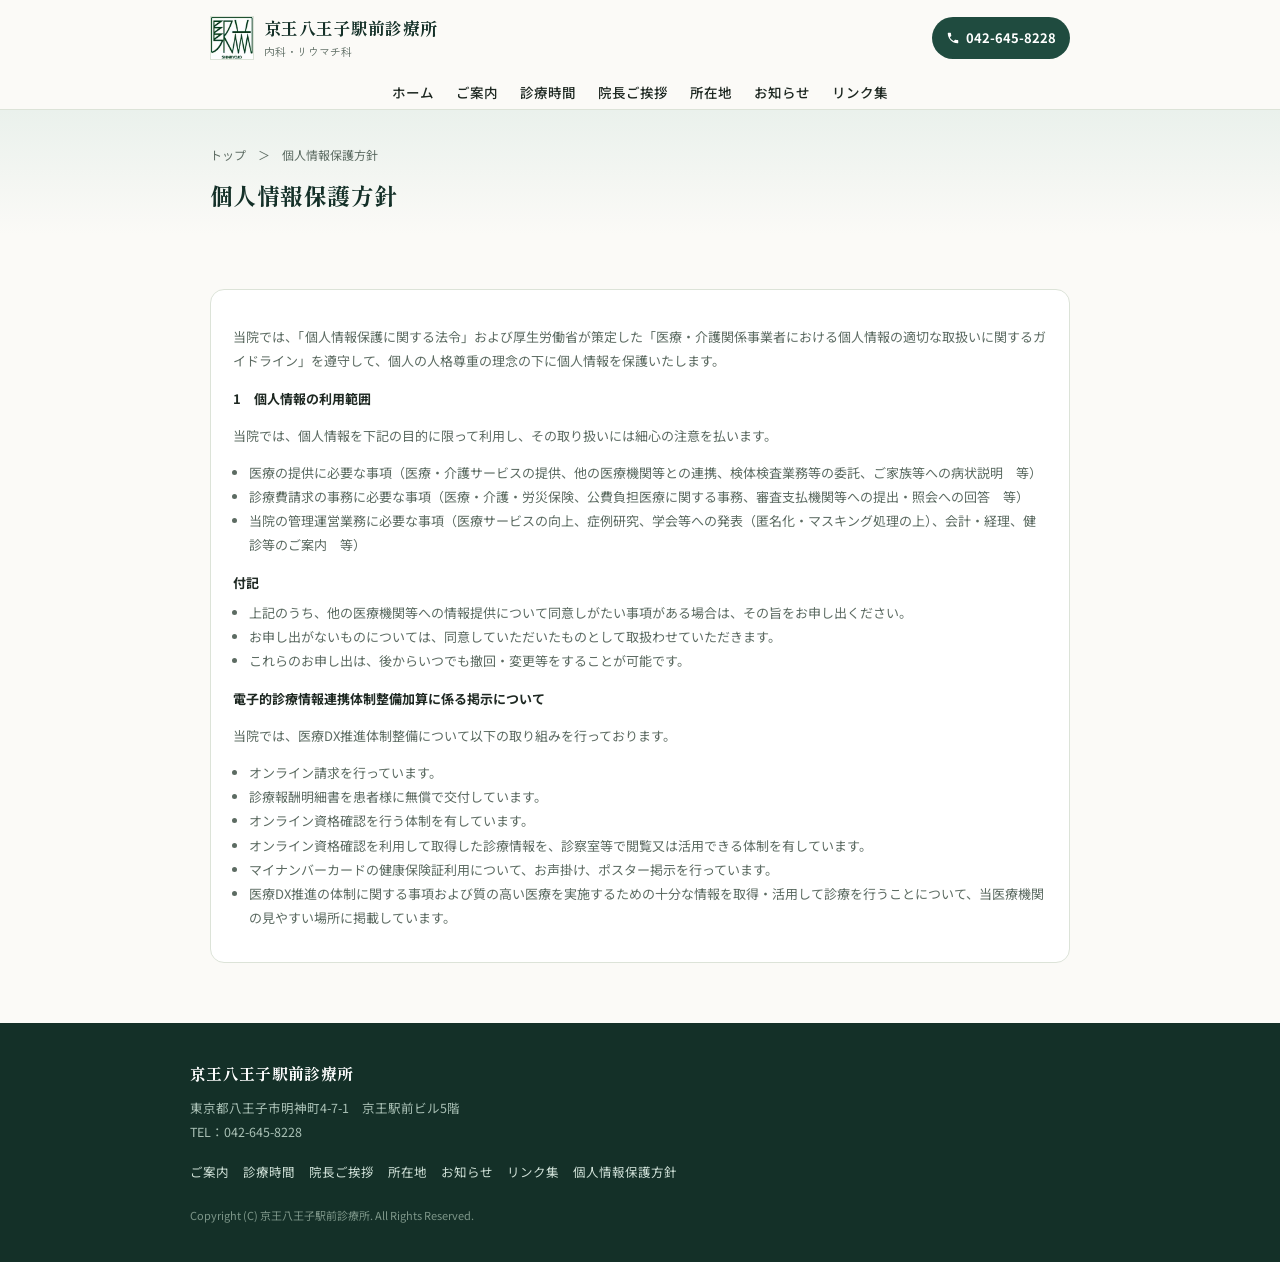
<file: privacy.html>
<!DOCTYPE html>
<html lang="ja">
<head>
<meta charset="UTF-8">
<meta name="viewport" content="width=device-width, initial-scale=1.0">
<title>個人情報保護方針｜京王八王子駅前診療所</title>
<link rel="preconnect" href="https://fonts.googleapis.com">
<link href="https://fonts.googleapis.com/css2?family=Shippori+Mincho:wght@500;700&family=Noto+Sans+JP:wght@400;500;700&family=Zen+Kaku+Gothic+New:wght@500;700&display=swap" rel="stylesheet">
<link rel="stylesheet" href="css/style.css?v=20260918b">
</head>
<body>

<header class="site-header">
  <div class="header-top">
    <a class="brand" href="index.html">
      <span class="brand-mark"><img src="assets/logo.jpg" alt="京王八王子駅前診療所 ロゴ"></span>
      <span class="brand-text">
        <p class="brand-name">京王八王子駅前診療所</p>
        <span class="brand-sub">内科・リウマチ科</span>
      </span>
    </a>
    <div class="header-actions">
      <a class="tel-btn" href="tel:042-645-8228">
        <svg viewBox="0 0 24 24" fill="currentColor"><path d="M6.6 10.8c1.4 2.8 3.8 5.1 6.6 6.6l2.2-2.2c.3-.3.7-.4 1-.2 1.1.4 2.3.6 3.6.6.6 0 1 .4 1 1V20c0 .6-.4 1-1 1C10.7 21 3 13.3 3 4c0-.6.4-1 1-1h3.5c.6 0 1 .4 1 1 0 1.2.2 2.4.6 3.6.1.4 0 .8-.2 1L6.6 10.8z"/></svg>
        042-645-8228
      </a>
      <button class="menu-btn" id="menuBtn" aria-label="メニュー"><span></span><span></span><span></span></button>
    </div>
  </div>
  <nav class="primary-nav" id="primaryNav">
    <ul>
      <li><a href="index.html">ホーム</a></li>
      <li><a href="about.html">ご案内</a></li>
      <li><a href="hours.html">診療時間</a></li>
      <li><a href="staff.html">院長ご挨拶</a></li>
      <li><a href="access.html">所在地</a></li>
      <li><a href="notice.html">お知らせ</a></li>
      <li><a href="links.html">リンク集</a></li>
    </ul>
  </nav>
</header>

<div class="page-head">
  <div class="wrap">
    <div class="breadcrumb"><a href="index.html">トップ</a>　＞　個人情報保護方針</div>
    <h1>個人情報保護方針</h1>
  </div>
</div>

<section class="compact">
  <div class="wrap">
    <div class="lead-block privacy-body">
      <p>当院では、「個人情報保護に関する法令」および厚生労働省が策定した「医療・介護関係事業者における個人情報の適切な取扱いに関するガイドライン」を遵守して、個人の人格尊重の理念の下に個人情報を保護いたします。</p>

      <h5>1　個人情報の利用範囲</h5>
      <p>当院では、個人情報を下記の目的に限って利用し、その取り扱いには細心の注意を払います。</p>
      <ul>
        <li>医療の提供に必要な事項（医療・介護サービスの提供、他の医療機関等との連携、検体検査業務等の委託、ご家族等への病状説明　等）</li>
        <li>診療費請求の事務に必要な事項（医療・介護・労災保険、公費負担医療に関する事務、審査支払機関等への提出・照会への回答　等）</li>
        <li>当院の管理運営業務に必要な事項（医療サービスの向上、症例研究、学会等への発表（匿名化・マスキング処理の上）、会計・経理、健診等のご案内　等）</li>
      </ul>

      <h5>付記</h5>
      <ul>
        <li>上記のうち、他の医療機関等への情報提供について同意しがたい事項がある場合は、その旨をお申し出ください。</li>
        <li>お申し出がないものについては、同意していただいたものとして取扱わせていただきます。</li>
        <li>これらのお申し出は、後からいつでも撤回・変更等をすることが可能です。</li>
      </ul>

      <h5>電子的診療情報連携体制整備加算に係る掲示について</h5>
      <p>当院では、医療DX推進体制整備について以下の取り組みを行っております。</p>
      <ul>
        <li>オンライン請求を行っています。</li>
        <li>診療報酬明細書を患者様に無償で交付しています。</li>
        <li>オンライン資格確認を行う体制を有しています。</li>
        <li>オンライン資格確認を利用して取得した診療情報を、診察室等で閲覧又は活用できる体制を有しています。</li>
        <li>マイナンバーカードの健康保険証利用について、お声掛け、ポスター掲示を行っています。</li>
        <li>医療DX推進の体制に関する事項および質の高い医療を実施するための十分な情報を取得・活用して診療を行うことについて、当医療機関の見やすい場所に掲載しています。</li>
      </ul>
    </div>
  </div>
</section>

<footer>
  <div class="footer-inner">
    <p class="brand-name">京王八王子駅前診療所</p>
    <div class="foot-meta">
      東京都八王子市明神町4-7-1　京王駅前ビル5階<br>
      TEL：042-645-8228
    </div>
    <div class="foot-links">
      <a href="about.html">ご案内</a>
      <a href="hours.html">診療時間</a>
      <a href="staff.html">院長ご挨拶</a>
      <a href="access.html">所在地</a>
      <a href="notice.html">お知らせ</a>
      <a href="links.html">リンク集</a>
      <a href="privacy.html">個人情報保護方針</a>
    </div>
    <p class="copyright">Copyright (C) 京王八王子駅前診療所. All Rights Reserved.</p>
  </div>
</footer>

<script src="js/main.js?v=20260918b"></script>
</body>
</html>
</file>
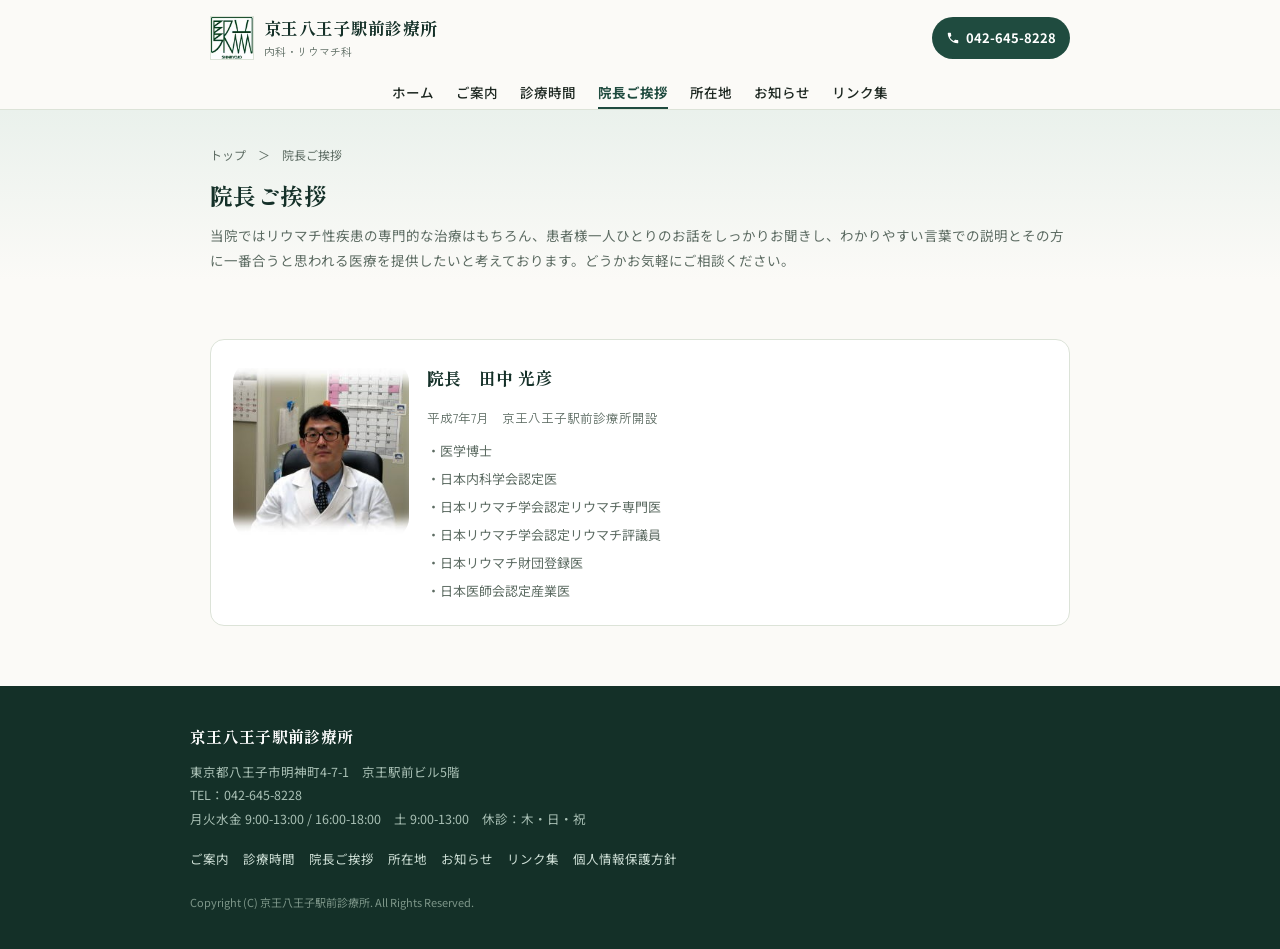
<file: staff.html>
<!DOCTYPE html>
<html lang="ja">
<head>
<meta charset="UTF-8">
<meta name="viewport" content="width=device-width, initial-scale=1.0">
<title>院長ご挨拶｜京王八王子駅前診療所</title>
<link rel="preconnect" href="https://fonts.googleapis.com">
<link href="https://fonts.googleapis.com/css2?family=Shippori+Mincho:wght@500;700&family=Noto+Sans+JP:wght@400;500;700&family=Zen+Kaku+Gothic+New:wght@500;700&display=swap" rel="stylesheet">
<link rel="stylesheet" href="css/style.css?v=20260918b">
</head>
<body>

<header class="site-header">
  <div class="header-top">
    <a class="brand" href="index.html">
      <span class="brand-mark"><img src="assets/logo.jpg" alt="京王八王子駅前診療所 ロゴ"></span>
      <span class="brand-text">
        <p class="brand-name">京王八王子駅前診療所</p>
        <span class="brand-sub">内科・リウマチ科</span>
      </span>
    </a>
    <div class="header-actions">
      <a class="tel-btn" href="tel:042-645-8228">
        <svg viewBox="0 0 24 24" fill="currentColor"><path d="M6.6 10.8c1.4 2.8 3.8 5.1 6.6 6.6l2.2-2.2c.3-.3.7-.4 1-.2 1.1.4 2.3.6 3.6.6.6 0 1 .4 1 1V20c0 .6-.4 1-1 1C10.7 21 3 13.3 3 4c0-.6.4-1 1-1h3.5c.6 0 1 .4 1 1 0 1.2.2 2.4.6 3.6.1.4 0 .8-.2 1L6.6 10.8z"/></svg>
        042-645-8228
      </a>
      <button class="menu-btn" id="menuBtn" aria-label="メニュー"><span></span><span></span><span></span></button>
    </div>
  </div>
  <nav class="primary-nav" id="primaryNav">
    <ul>
      <li><a href="index.html">ホーム</a></li>
      <li><a href="about.html">ご案内</a></li>
      <li><a href="hours.html">診療時間</a></li>
      <li><a href="staff.html" class="active">院長ご挨拶</a></li>
      <li><a href="access.html">所在地</a></li>
      <li><a href="notice.html">お知らせ</a></li>
      <li><a href="links.html">リンク集</a></li>
    </ul>
  </nav>
</header>

<div class="page-head">
  <div class="wrap">
    <div class="breadcrumb"><a href="index.html">トップ</a>　＞　院長ご挨拶</div>
    <h1>院長ご挨拶</h1>
    <p>当院ではリウマチ性疾患の専門的な治療はもちろん、患者様一人ひとりのお話をしっかりお聞きし、わかりやすい言葉での説明とその方に一番合うと思われる医療を提供したいと考えております。どうかお気軽にご相談ください。</p>
  </div>
</div>

<section class="compact">
  <div class="wrap">
    <div class="staff-card">
      <img class="staff-photo" src="assets/doctor.jpg" alt="院長 田中光彦">
      <div class="staff-info">
        <h3>院長　田中 光彦</h3>
        <p class="staff-role">平成7年7月　京王八王子駅前診療所開設</p>
        <ul class="staff-creds">
          <li>医学博士</li>
          <li>日本内科学会認定医</li>
          <li>日本リウマチ学会認定リウマチ専門医</li>
          <li>日本リウマチ学会認定リウマチ評議員</li>
          <li>日本リウマチ財団登録医</li>
          <li>日本医師会認定産業医</li>
        </ul>
      </div>
    </div>
  </div>
</section>

<footer>
  <div class="footer-inner">
    <p class="brand-name">京王八王子駅前診療所</p>
    <div class="foot-meta">
      東京都八王子市明神町4-7-1　京王駅前ビル5階<br>
      TEL：042-645-8228<br>
      月火水金 9:00-13:00 / 16:00-18:00　土 9:00-13:00　休診：木・日・祝
    </div>
    <div class="foot-links">
      <a href="about.html">ご案内</a>
      <a href="hours.html">診療時間</a>
      <a href="staff.html">院長ご挨拶</a>
      <a href="access.html">所在地</a>
      <a href="notice.html">お知らせ</a>
      <a href="links.html">リンク集</a>
      <a href="privacy.html">個人情報保護方針</a>
    </div>
    <p class="copyright">Copyright (C) 京王八王子駅前診療所. All Rights Reserved.</p>
  </div>
</footer>

<script src="js/main.js?v=20260918b"></script>
</body>
</html>
</file>
<file: css/style.css>
:root{
  --bg: #FBFAF7;
  --bg-tint: #EEF3ED;
  --primary: #1F4B3F;
  --primary-dark: #143028;
  --primary-soft: #EAF1EC;
  --accent: #B8863C;
  --urgent: #A23B3B;
  --urgent-bg: #FBEDEA;
  --text: #1E2822;
  --text-muted: #5C6B62;
  --border: #DCE3D8;
  --radius: 14px;
  --max: 900px;
}
*{box-sizing:border-box;}
html{scroll-behavior:smooth;}
body{
  margin:0;
  background:var(--bg);
  color:var(--text);
  font-family:'Noto Sans JP', sans-serif;
  line-height:1.85;
  -webkit-font-smoothing:antialiased;
}
h1,h2,h3,.brand-name{
  font-family:'Shippori Mincho', serif;
  color:var(--primary-dark);
  letter-spacing:.02em;
}
.nav-label,.eyebrow,button,.btn{font-family:'Zen Kaku Gothic New', sans-serif;}
a{color:var(--primary);}
img{max-width:100%;display:block;}
.wrap{max-width:var(--max); margin:0 auto; padding:0 20px;}

/* Header */
header.site-header{position:sticky; top:0; z-index:50; background:rgba(251,250,247,.95); backdrop-filter:blur(6px); border-bottom:1px solid var(--border);}
.header-top{display:flex; align-items:center; justify-content:space-between; max-width:var(--max); margin:0 auto; padding:12px 20px; gap:12px;}
.brand{display:flex; align-items:center; gap:10px; text-decoration:none;}
.brand-mark{width:44px; height:44px; border-radius:0; background:#fff; border:1px solid var(--border); display:flex; align-items:center; justify-content:center; flex-shrink:0; overflow:hidden;}
.brand-mark img{width:100%; height:100%; object-fit:contain;}
.brand-text{line-height:1.3;}
.brand-name{font-size:17px; font-weight:700; margin:0;}
.brand-sub{font-size:11px; color:var(--text-muted); font-family:'Zen Kaku Gothic New',sans-serif;}
.header-actions{display:flex; align-items:center; gap:8px;}
.tel-btn{display:flex; align-items:center; gap:6px; background:var(--primary); color:#fff; text-decoration:none; padding:9px 14px; border-radius:99px; font-size:13px; font-weight:700; white-space:nowrap;}
.tel-btn svg{width:14px; height:14px; flex-shrink:0;}
.menu-btn{background:none; border:1px solid var(--border); border-radius:10px; width:40px; height:40px; display:flex; flex-direction:column; align-items:center; justify-content:center; gap:4px; cursor:pointer;}
.menu-btn span{display:block; width:18px; height:2px; background:var(--primary-dark);}

nav.primary-nav{display:none; border-top:1px solid var(--border);}
nav.primary-nav.open{display:block;}
nav.primary-nav ul{list-style:none; margin:0; padding:8px 20px 14px; display:flex; flex-direction:column; gap:2px;}
nav.primary-nav a{display:block; padding:10px 6px; text-decoration:none; color:var(--text); font-size:14px; font-weight:500; border-radius:8px;}
nav.primary-nav a.active{color:var(--primary); font-weight:700; background:var(--bg-tint);}

@media(min-width:760px){
  .menu-btn{display:none;}
  nav.primary-nav{display:block !important; border-top:none;}
  nav.primary-nav ul{flex-direction:row; padding:0; gap:22px; justify-content:center;}
  nav.primary-nav a{padding:4px 0; font-size:13.5px;}
  nav.primary-nav a.active{background:none; border-bottom:2px solid var(--primary); border-radius:0; padding-bottom:2px;}
  .header-top{padding:16px 20px;}
}

/* Page header (non-home pages) */
.page-head{padding:34px 20px 26px; background:linear-gradient(180deg, var(--primary-soft), var(--bg) 90%);}
.page-head .wrap{max-width:var(--max);}
.breadcrumb{font-size:12px; color:var(--text-muted); margin-bottom:8px;}
.breadcrumb a{color:var(--text-muted); text-decoration:none;}
.page-head h1{font-size:23px; margin:0 0 6px;}
.page-head p{color:var(--text-muted); font-size:13.5px; margin:0;}

/* Hero (home only) */
.hero{padding:38px 20px 30px; background:linear-gradient(180deg, var(--primary-soft), var(--bg) 85%);}
.hero-inner{max-width:var(--max); margin:0 auto;}
.eyebrow{font-size:12px; font-weight:700; color:var(--primary); letter-spacing:.12em; text-transform:uppercase;}
.hero h1{font-size:26px; margin:10px 0 6px; line-height:1.5;}
.hero p.lead{color:var(--text-muted); font-size:14.5px; margin:0 0 20px;}
.hours-note{font-size:13px; color:var(--text-muted); margin:0 0 20px;}
.hours-note a{color:var(--primary); font-weight:700;}
.status-row{display:flex; flex-wrap:wrap; gap:10px; align-items:center; margin-bottom:20px;}
.status-pill{display:inline-flex; align-items:center; gap:7px; padding:8px 14px; border-radius:99px; font-size:13px; font-weight:700; font-family:'Zen Kaku Gothic New',sans-serif;}
.status-pill.open{background:#E7F1E9; color:#1F4B3F;}
.status-pill.closed{background:var(--urgent-bg); color:var(--urgent);}
.status-dot{width:8px; height:8px; border-radius:50%; background:currentColor;}
.status-note{font-size:12.5px; color:var(--text-muted);}
.hero-cta{display:flex; gap:10px; flex-wrap:wrap;}
.btn{display:inline-flex; align-items:center; gap:8px; padding:11px 18px; border-radius:10px; font-size:13.5px; font-weight:700; text-decoration:none; border:1px solid transparent; cursor:pointer;}
.btn-primary{background:var(--primary); color:#fff;}
.btn-outline{background:#fff; color:var(--primary-dark); border-color:var(--border);}

/* Notice */
.notice-card{max-width:var(--max); margin:0 auto 8px; padding:0 20px;}
.notice-list-home{display:flex; flex-direction:column; gap:10px;}
.notice-box{background:var(--urgent-bg); border:1px solid #E5C6BE; border-radius:var(--radius); padding:18px 20px; display:flex; gap:12px; align-items:flex-start;}
.notice-box.plain{background:#fff; border-color:var(--border);}
.notice-box.plain h3{color:var(--primary-dark);}
.notice-box.plain p{color:var(--text-muted);}
.notice-box.static{cursor:default;}
a.notice-box{text-decoration:none; transition:box-shadow .15s;}
a.notice-box:hover{box-shadow:0 2px 10px rgba(162,59,59,.12);}
.notice-icon{width:30px; height:30px; border-radius:50%; background:var(--urgent); color:#fff; display:flex; align-items:center; justify-content:center; font-weight:700; flex-shrink:0; font-size:14px;}
.notice-box h3{margin:0 0 4px; font-size:15px; color:var(--urgent); font-family:'Zen Kaku Gothic New',sans-serif;}
.notice-box p{margin:0; font-size:13.5px; color:#5b3630; white-space:pre-wrap;}
.notice-date{font-size:11.5px; color:#8a615c; margin-top:6px; font-family:'Zen Kaku Gothic New',sans-serif;}

/* Sections */
section{padding:52px 20px;}
section.tint{background:var(--bg-tint);}
section.compact{padding:40px 20px;}
.section-head{margin-bottom:26px;}
.section-head .eyebrow{display:block; margin-bottom:6px;}
.section-head h2{font-size:22px; margin:0;}
.section-head p{color:var(--text-muted); font-size:13.5px; margin:8px 0 0;}
.lead-block{background:#fff; border:1px solid var(--border); border-radius:var(--radius); padding:22px;}
.lead-block p{font-size:14.5px;}

/* Quick link cards (home) */
.quick-grid{display:grid; grid-template-columns:1fr; gap:12px;}
@media(min-width:640px){.quick-grid{grid-template-columns:repeat(3,1fr);}}
.quick-card{display:block; background:#fff; border:1px solid var(--border); border-radius:var(--radius); padding:18px; text-decoration:none; color:var(--text);}
.quick-card .q-label{font-size:11px; color:var(--accent); font-weight:700; font-family:'Zen Kaku Gothic New',sans-serif; letter-spacing:.06em;}
.quick-card h3{font-size:15px; margin:6px 0 4px;}
.quick-card p{font-size:12.5px; color:var(--text-muted); margin:0;}

/* Department cards */
.dept-grid{display:grid; grid-template-columns:1fr; gap:16px;}
@media(min-width:640px){.dept-grid{grid-template-columns:1fr 1fr;}}
.dept-card{background:#fff; border:1px solid var(--border); border-radius:var(--radius); padding:22px;}
.dept-card h3{font-size:17px; margin:0 0 10px; display:flex; align-items:center; gap:8px;}
.dept-tag{font-size:10.5px; font-family:'Zen Kaku Gothic New',sans-serif; font-weight:700; background:var(--primary-soft); color:var(--primary-dark); padding:3px 9px; border-radius:99px;}
.dept-card ul{margin:10px 0 0; padding-left:1.1em; font-size:13.5px; color:var(--text-muted);}
.dept-card li{margin-bottom:4px;}
.referral-list{margin-top:22px;}
.referral-list h4{font-size:13.5px; font-family:'Zen Kaku Gothic New',sans-serif; margin:0 0 10px; color:var(--text-muted); font-weight:700;}
.chip-list{display:flex; flex-wrap:wrap; gap:8px;}
.chip{font-size:12.5px; background:#fff; border:1px solid var(--border); border-radius:99px; padding:7px 13px; color:var(--text);}

/* Hours */
.hours-card{background:#fff; border:1px solid var(--border); border-radius:var(--radius); padding:22px; overflow-x:auto;}
table.hours{width:100%; border-collapse:collapse; min-width:520px; font-family:'Zen Kaku Gothic New',sans-serif;}
table.hours th, table.hours td{text-align:center; padding:12px 6px; font-size:13px; border-bottom:1px solid var(--border);}
table.hours th{color:var(--text-muted); font-weight:700; font-size:12px;}
table.hours td.label{text-align:left; color:var(--text-muted); font-size:12.5px; padding-left:2px;}
table.hours td.open{color:var(--primary); font-weight:700;}
table.hours td.closed{color:#B7BDB4;}
table.hours th.today, table.hours td.today{background:var(--primary-soft); border-radius:6px;}
.hours-foot{margin-top:16px; font-size:12.5px; color:var(--text-muted);}
.hours-foot li{margin-bottom:4px;}

/* Staff */
.staff-card{display:flex; gap:18px; align-items:flex-start; background:#fff; border:1px solid var(--border); border-radius:var(--radius); padding:22px; flex-wrap:wrap;}
.staff-photo{width:176px; height:176px; border-radius:20px; object-fit:cover; flex-shrink:0; background:var(--primary-soft);}
.staff-info h3{margin:0 0 2px; font-size:17px;}
.staff-role{font-size:12.5px; color:var(--text-muted); margin-bottom:10px; font-family:'Zen Kaku Gothic New',sans-serif;}
.staff-creds{list-style:none; margin:0; padding:0; font-size:13px; color:var(--text-muted); display:grid; gap:4px;}
.staff-creds li::before{content:"・";}
.note-tag{display:inline-block; background:#fff8e8; border:1px solid #ecd8a6; color:#8a6a1e; font-size:11.5px; padding:6px 10px; border-radius:8px; margin-top:14px; font-family:'Zen Kaku Gothic New',sans-serif;}

/* Access */
.access-grid{display:grid; gap:16px; grid-template-columns:1fr;}
@media(min-width:640px){.access-grid{grid-template-columns:1.1fr 1fr;}}
.access-card{background:#fff; border:1px solid var(--border); border-radius:var(--radius); padding:22px;}
.access-card h4{margin:0 0 8px; font-size:13.5px; font-family:'Zen Kaku Gothic New',sans-serif;}
.route-item{display:flex; justify-content:space-between; font-size:13.5px; padding:9px 0; border-bottom:1px dashed var(--border); gap:10px;}
.route-item:last-child{border-bottom:none;}
.route-item b{color:var(--primary-dark); text-align:right;}
.map-placeholder{background:var(--bg-tint); border:1px dashed var(--border); border-radius:12px; aspect-ratio:4/3; display:flex; align-items:center; justify-content:center; color:var(--text-muted); font-size:12.5px; text-align:center; padding:20px;}
.map-embed{background:var(--bg-tint); border:1px solid var(--border); border-radius:12px; aspect-ratio:4/3; overflow:hidden;}

/* Links */
.links-grid{display:grid; gap:8px; grid-template-columns:1fr;}
@media(min-width:640px){.links-grid{grid-template-columns:1fr 1fr;}}
.link-item{display:block; background:#fff; border:1px solid var(--border); border-radius:10px; padding:12px 14px; font-size:13.5px; text-decoration:none; color:var(--text);}

/* Privacy */
.privacy-body h5{font-size:13px; color:var(--text); margin:14px 0 6px;}
.privacy-body ul{margin:0 0 10px; padding-left:1.2em; color:var(--text-muted); font-size:13px;}
.privacy-body p{font-size:13px; color:var(--text-muted);}

/* Footer */
footer{background:var(--primary-dark); color:#DCE7E1; padding:36px 20px 26px; margin-top:20px;}
.footer-inner{max-width:var(--max); margin:0 auto;}
footer .brand-name{color:#fff; font-size:16px;}
footer .foot-meta{font-size:12.5px; color:#A9C0B5; margin-top:8px; line-height:1.9;}
footer .foot-links{margin-top:16px; display:flex; flex-wrap:wrap; gap:14px;}
footer .foot-links a{color:#CFE0D7; font-size:12.5px; text-decoration:none;}
footer .copyright{margin-top:22px; font-size:11px; color:#7D9689;}
</file>
